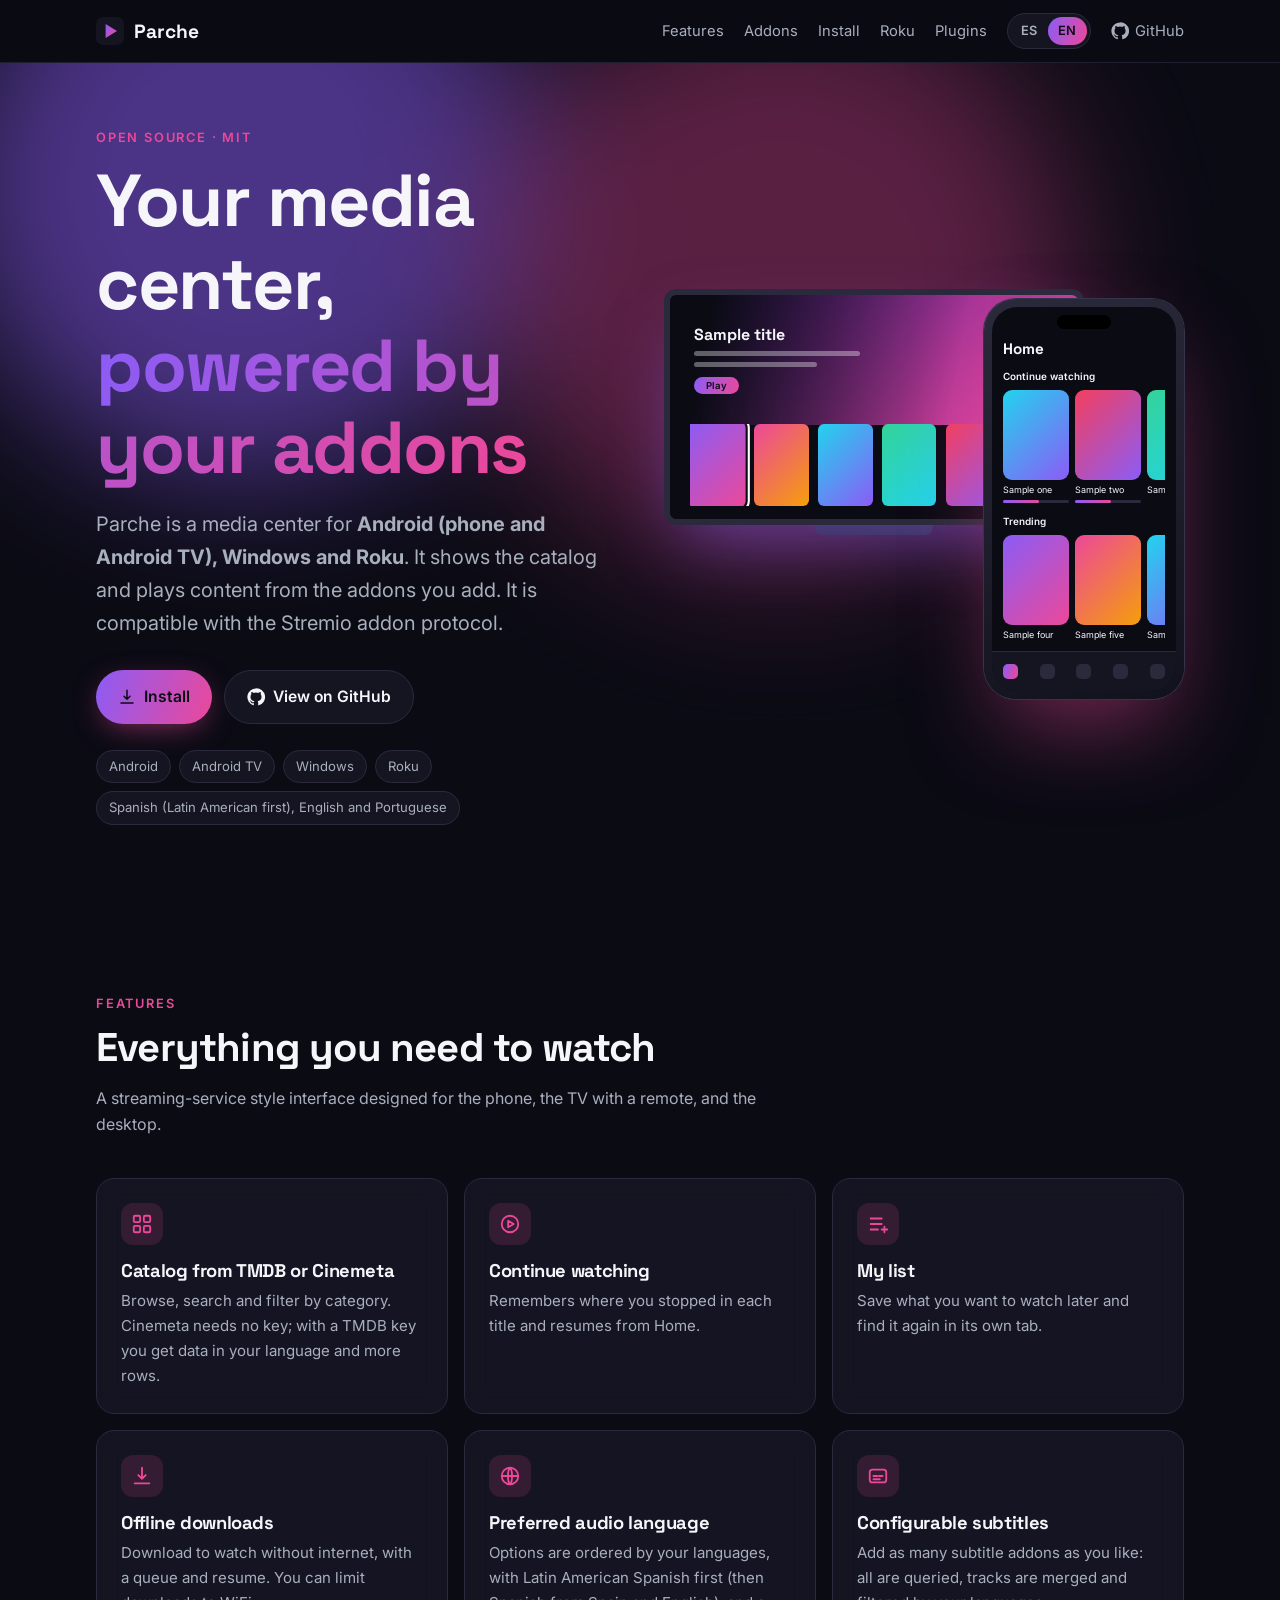
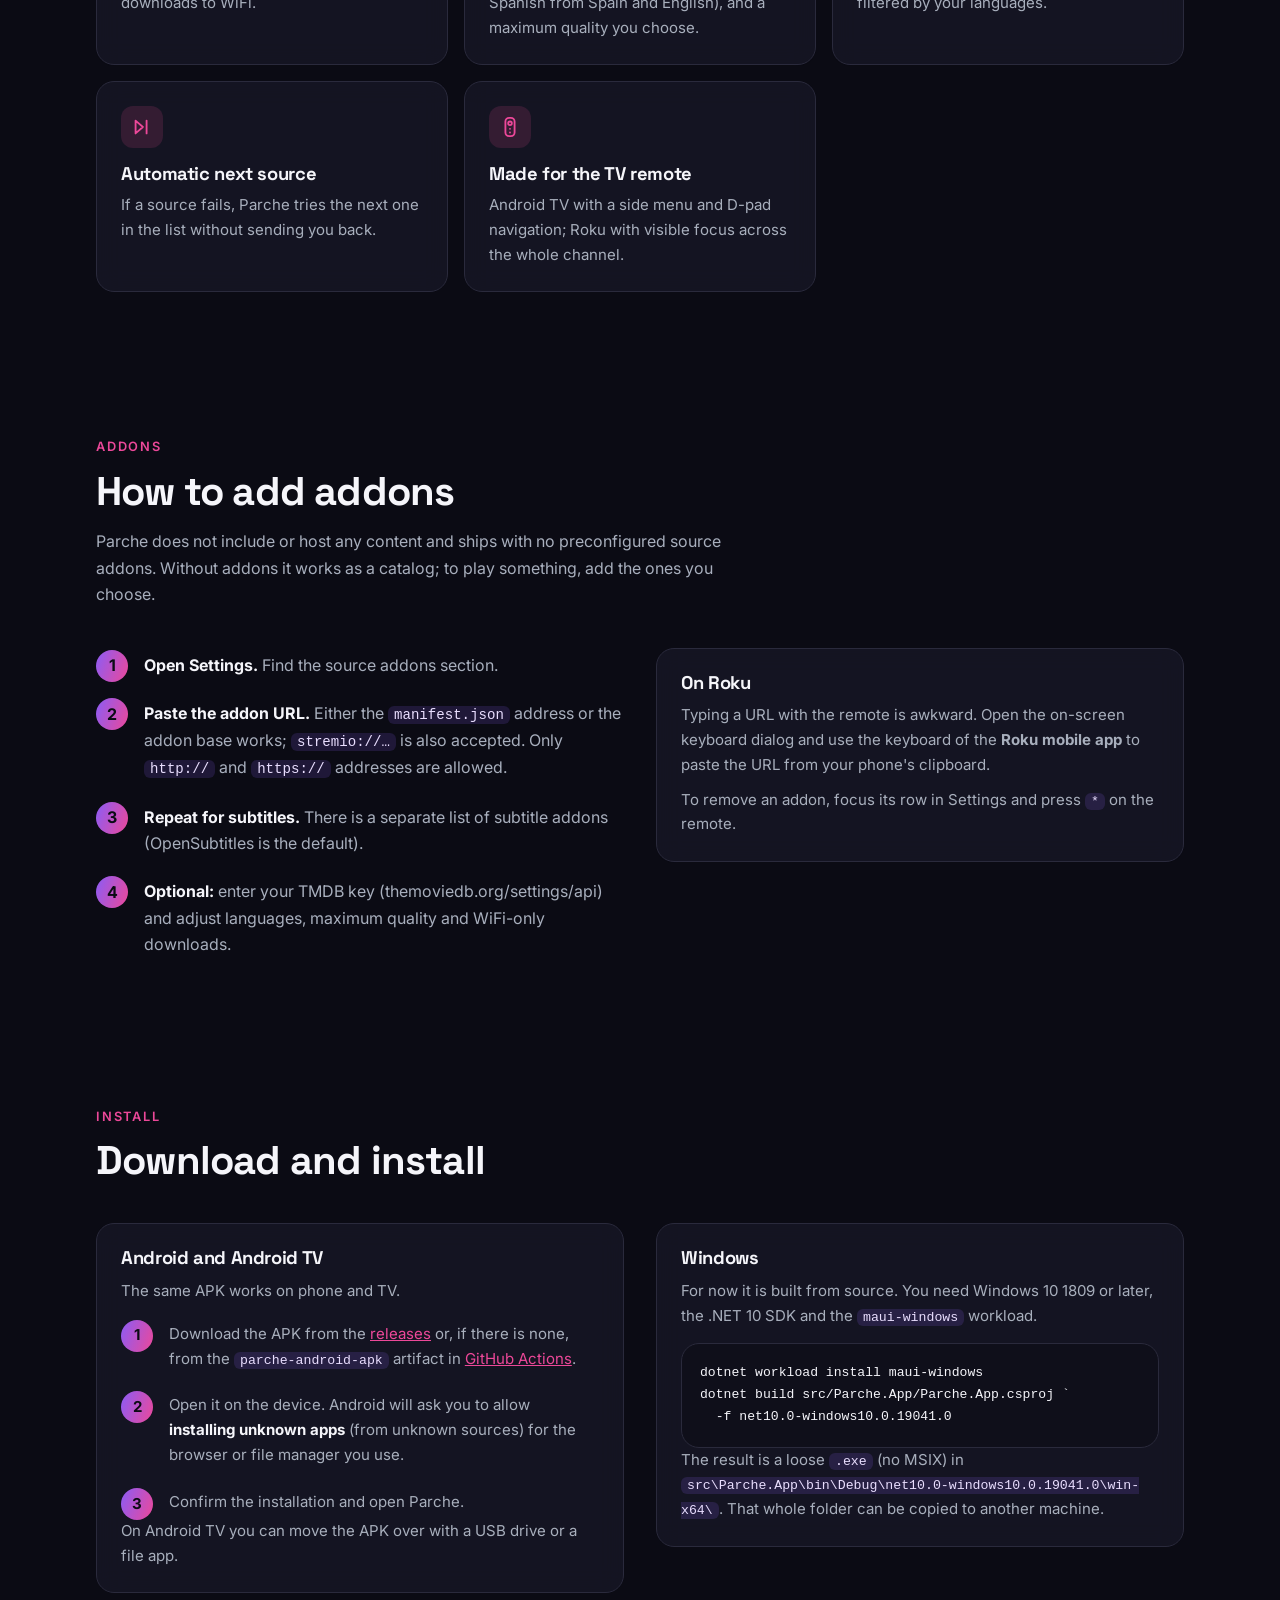
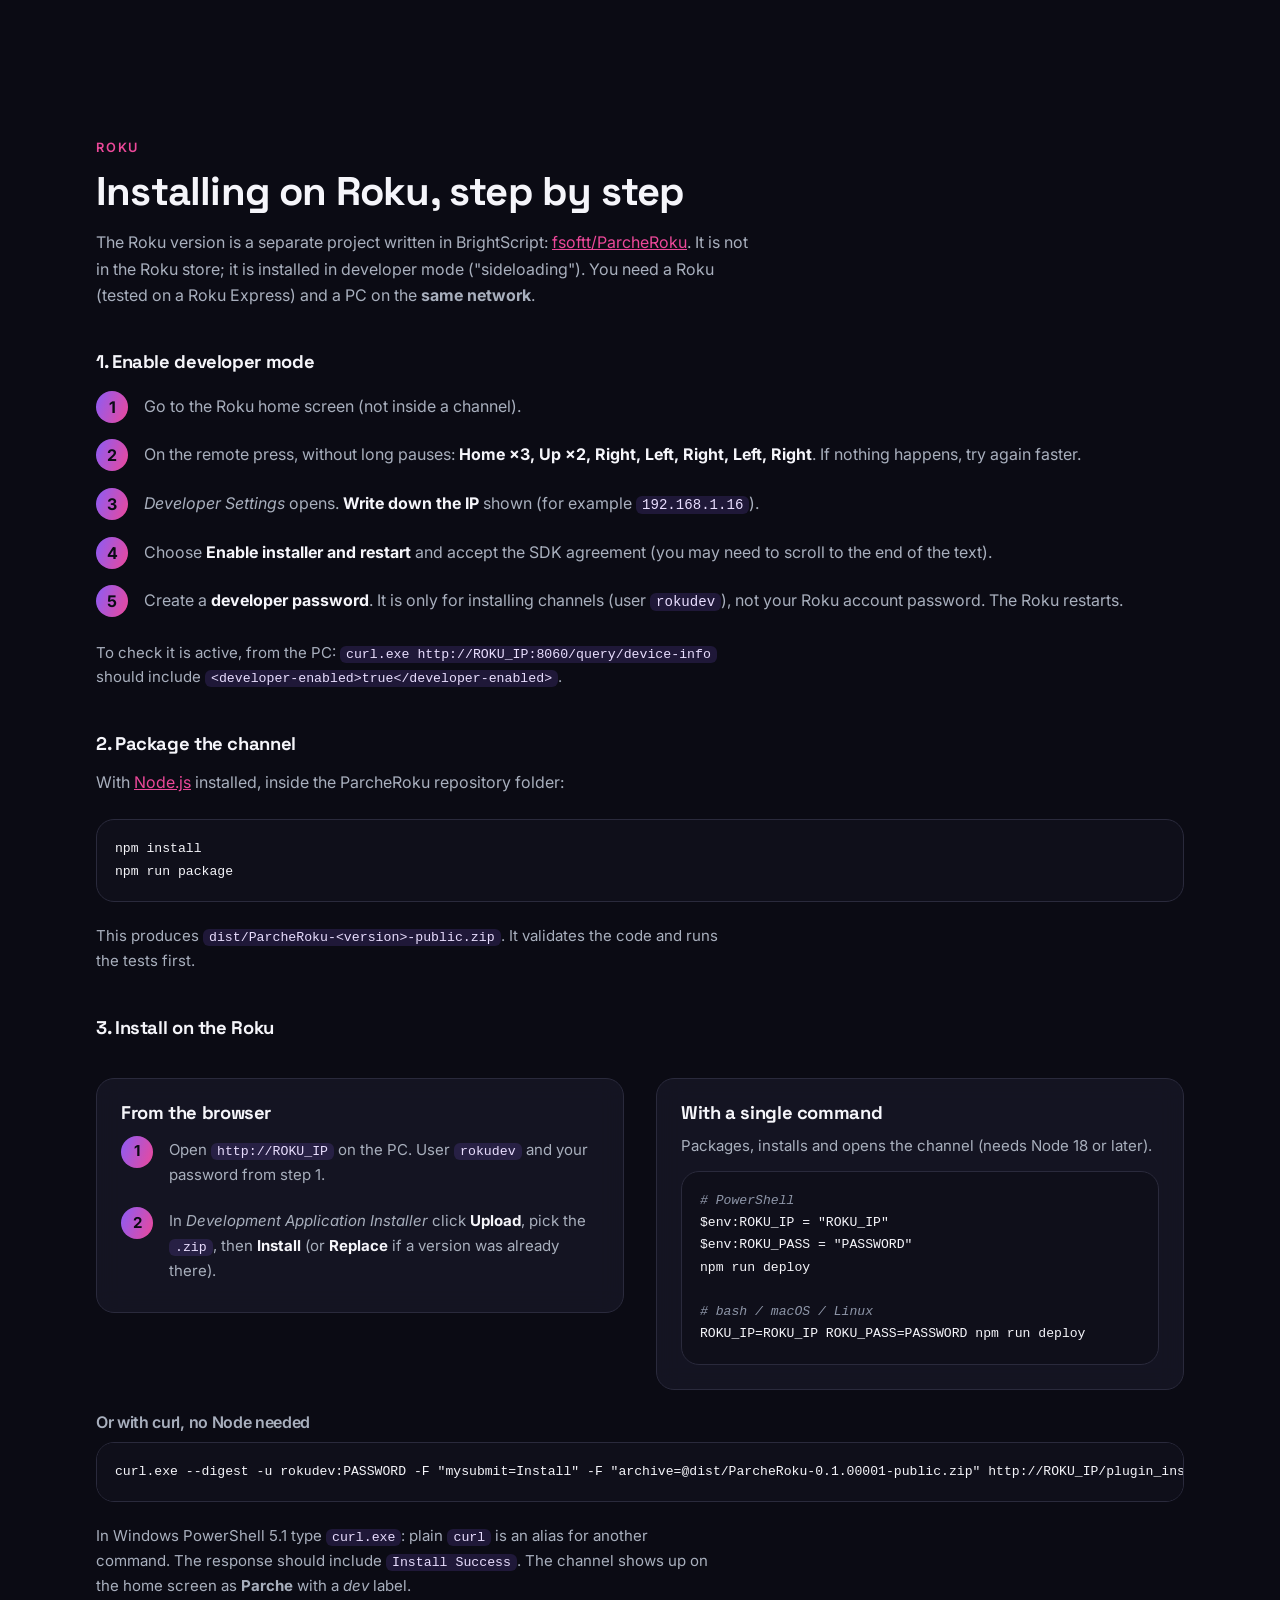
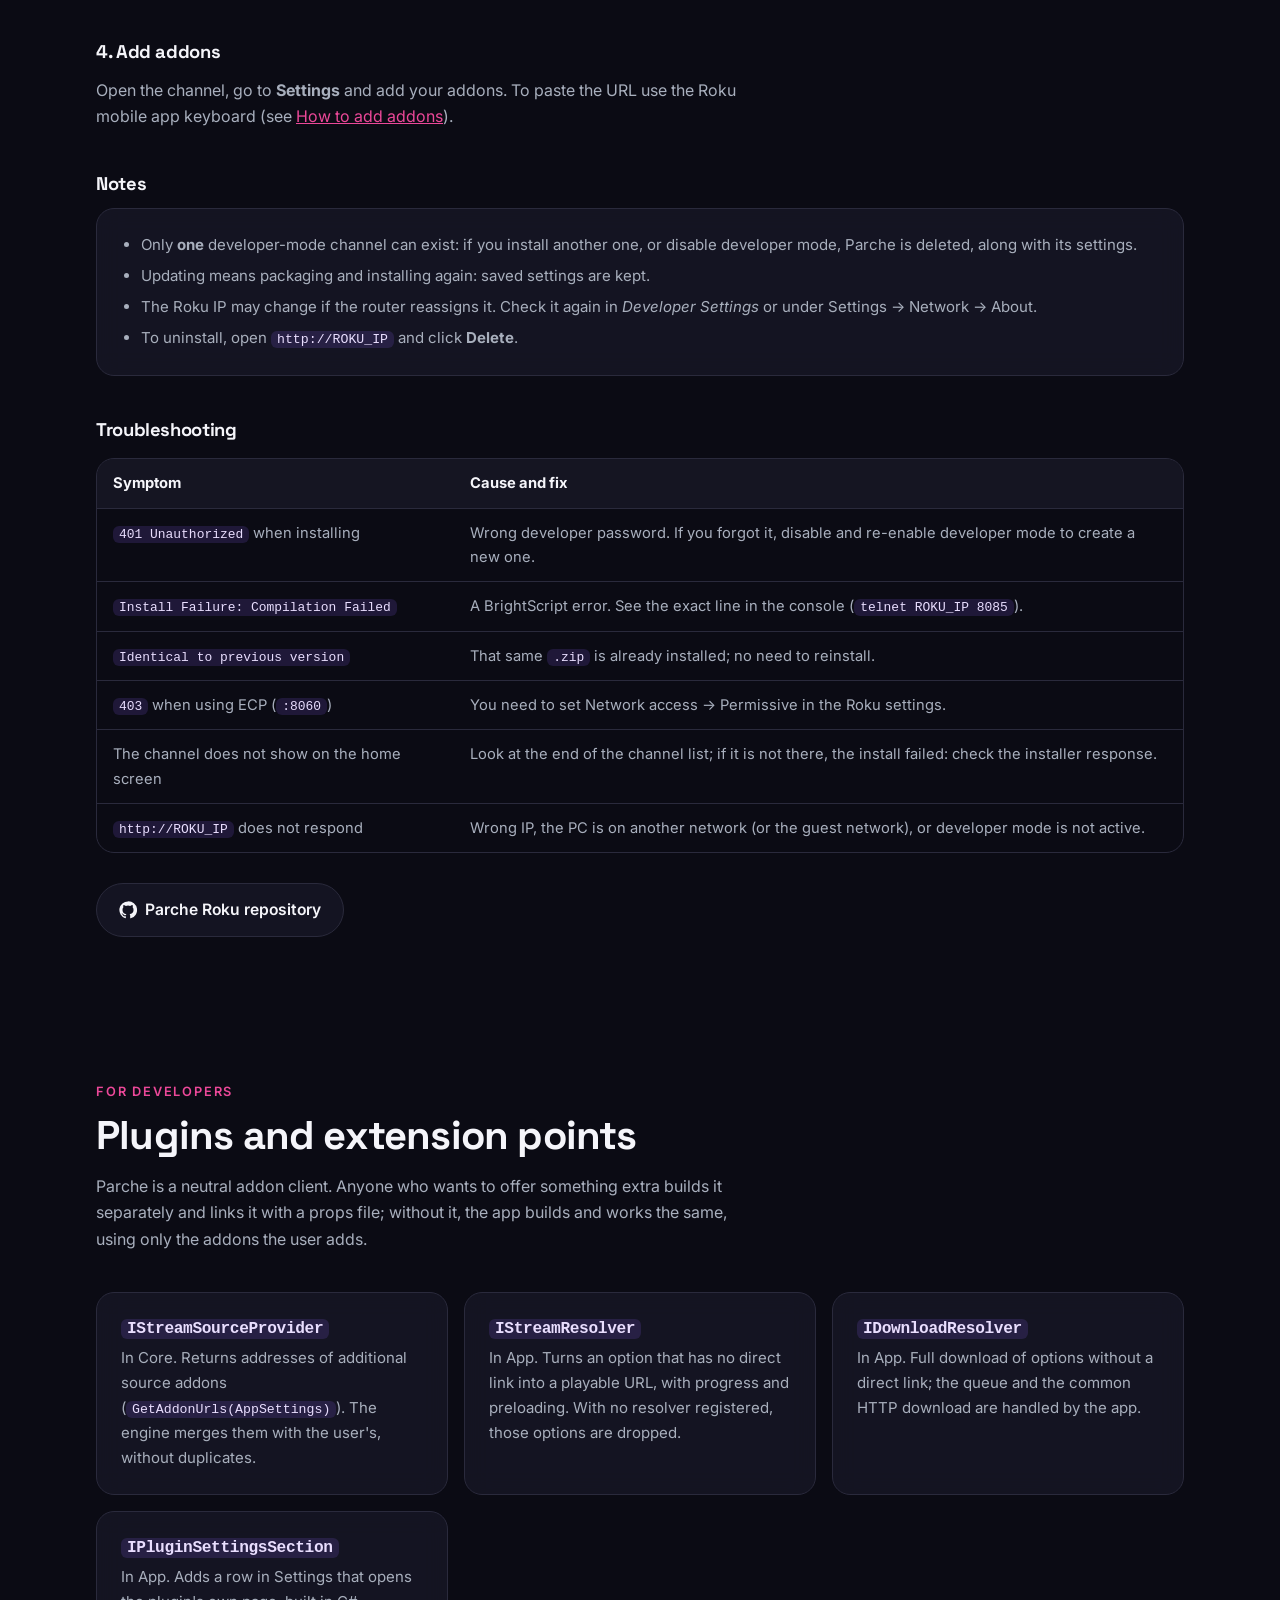
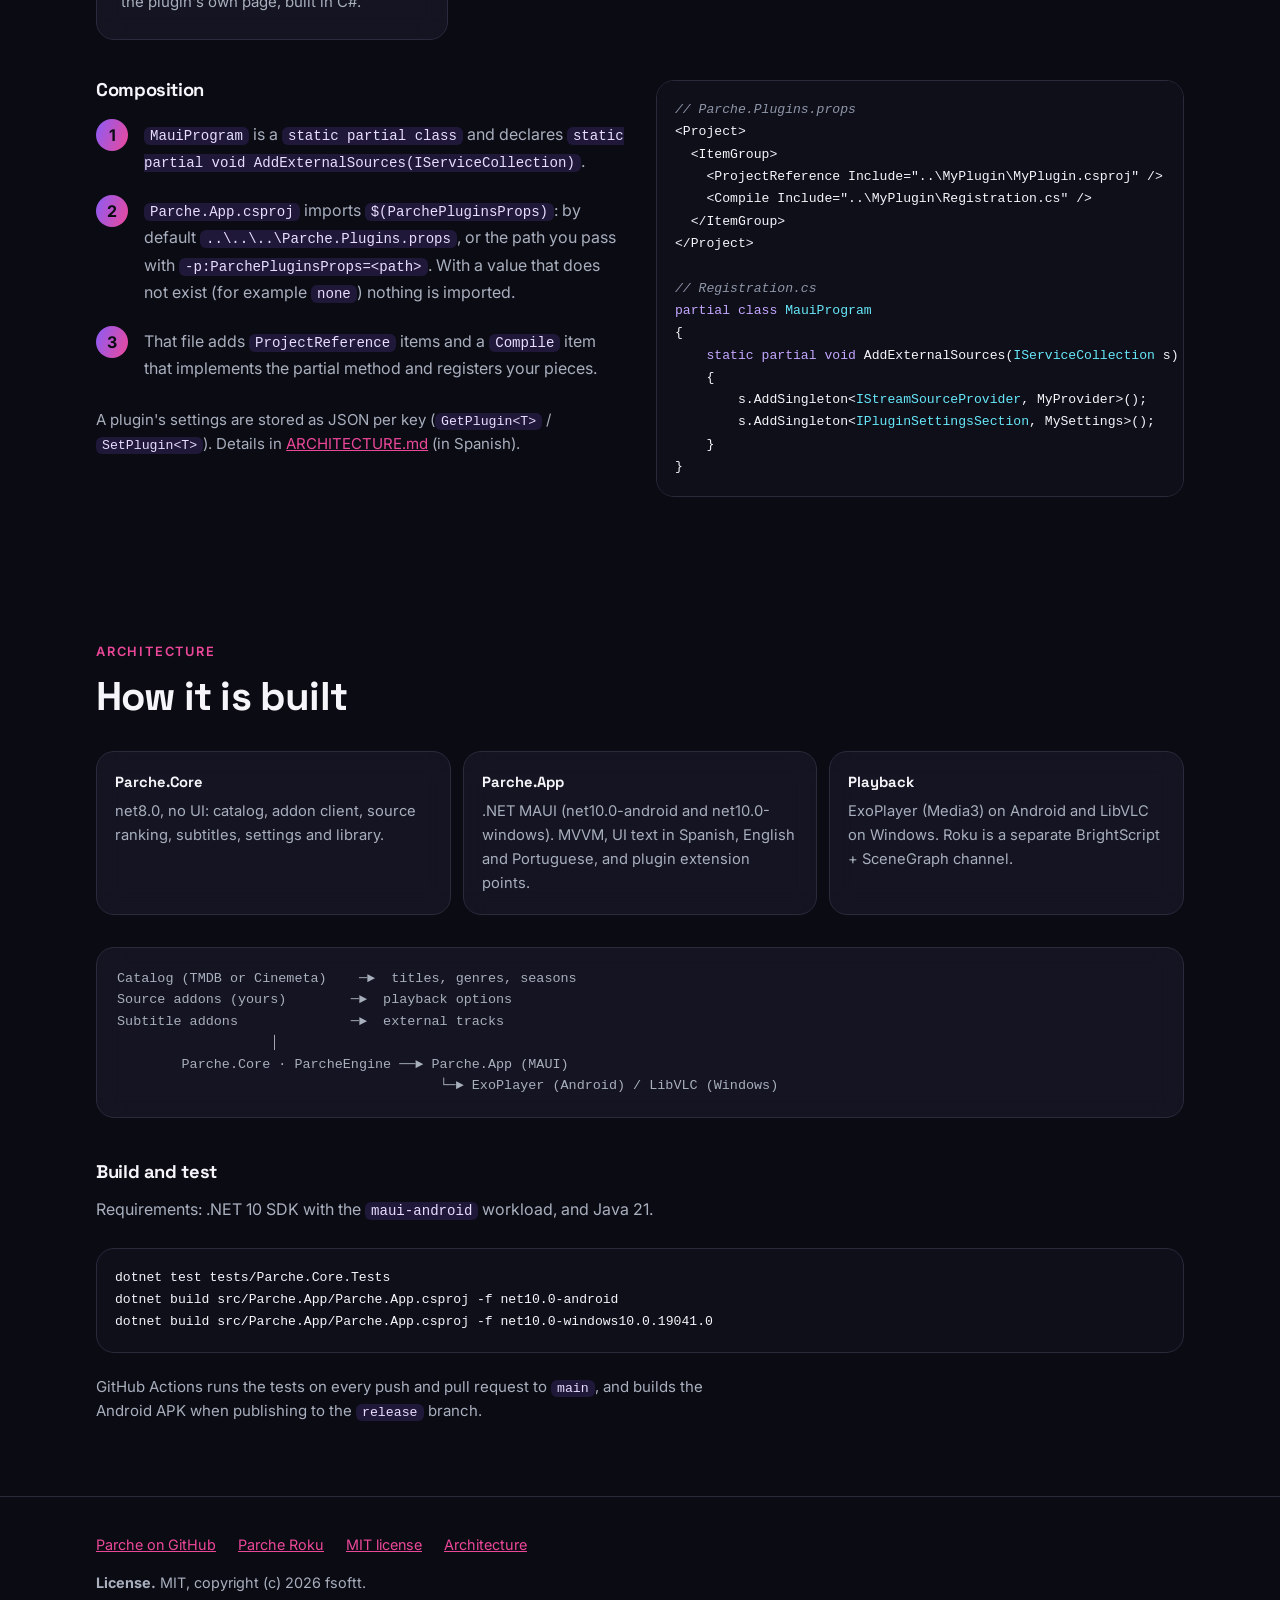
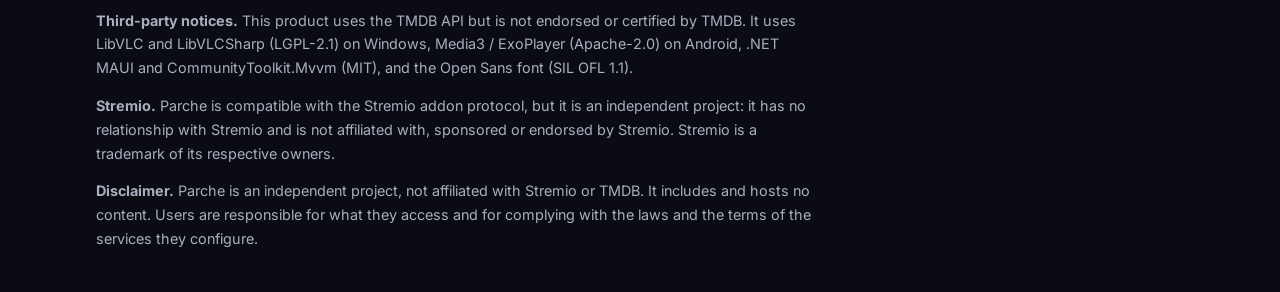
<file: docs/index.html>
<!doctype html>
<html lang="es">
<head>
<meta charset="utf-8">
<meta name="viewport" content="width=device-width, initial-scale=1">
<title>Parche — Centro multimedia con addons</title>
<meta name="description" content="Parche es un centro multimedia para Android (celular y Android TV), Windows y Roku que reproduce el contenido de los addons que tú agregas. Compatible con el protocolo de addons de Stremio. Código abierto, licencia MIT.">
<meta name="theme-color" content="#0B0B14">
<meta property="og:type" content="website">
<meta property="og:title" content="Parche — Centro multimedia con addons">
<meta property="og:description" content="Centro multimedia para Android, Android TV, Windows y Roku. Tú agregas los addons; Parche no incluye contenido. Código abierto (MIT).">
<meta property="og:url" content="https://fsoftt.github.io/Parche/">
<meta property="og:locale" content="es_419">
<meta property="og:locale:alternate" content="en_US">
<link rel="canonical" href="https://fsoftt.github.io/Parche/">
<link rel="alternate" hreflang="es" href="https://fsoftt.github.io/Parche/">
<link rel="alternate" hreflang="en" href="https://fsoftt.github.io/Parche/en/">
<link rel="alternate" hreflang="x-default" href="https://fsoftt.github.io/Parche/">
<script>(function(){try{var s=localStorage.getItem("parche-lang");if(s==="en"||(!s&&!/^es/i.test(navigator.language||"es"))){location.replace("en/"+location.hash)}}catch(e){}})();</script>
<meta name="twitter:card" content="summary">
<link rel="icon" href="data:image/svg+xml,%3Csvg xmlns='http://www.w3.org/2000/svg' viewBox='0 0 32 32'%3E%3Cdefs%3E%3ClinearGradient id='g' x1='0' y1='0' x2='1' y2='1'%3E%3Cstop offset='0' stop-color='%238B5CF6'/%3E%3Cstop offset='1' stop-color='%23EC4899'/%3E%3C/linearGradient%3E%3C/defs%3E%3Crect width='32' height='32' rx='8' fill='%23151522'/%3E%3Cpath d='M11 8v16l13-8z' fill='url(%23g)'/%3E%3C/svg%3E">
<link rel="preconnect" href="https://fonts.googleapis.com">
<link rel="preconnect" href="https://fonts.gstatic.com" crossorigin>
<link rel="stylesheet" href="https://fonts.googleapis.com/css2?family=Inter:wght@400;500;600&family=Space+Grotesk:wght@500;700&display=swap">
<link rel="stylesheet" href="styles.css">
<script src="main.js" defer></script>
</head>
<body>
<a class="skip" href="#contenido">Saltar al contenido</a>

<svg width="0" height="0" style="position:absolute" aria-hidden="true" focusable="false">
  <defs>
    <linearGradient id="brand" x1="0" y1="0" x2="1" y2="1">
      <stop offset="0" stop-color="#8B5CF6"/><stop offset="1" stop-color="#EC4899"/>
    </linearGradient>
    <symbol id="gh" viewBox="0 0 24 24"><path fill="currentColor" d="M12 .5a11.5 11.5 0 0 0-3.64 22.41c.58.1.79-.25.79-.56v-2c-3.2.7-3.88-1.37-3.88-1.37-.52-1.33-1.28-1.69-1.28-1.69-1.05-.72.08-.7.08-.7 1.15.08 1.76 1.19 1.76 1.19 1.03 1.76 2.7 1.25 3.36.96.1-.75.4-1.25.73-1.54-2.55-.29-5.24-1.28-5.24-5.69 0-1.26.45-2.28 1.18-3.09-.12-.29-.51-1.46.11-3.05 0 0 .97-.31 3.17 1.18a11 11 0 0 1 5.76 0c2.2-1.49 3.17-1.18 3.17-1.18.62 1.59.23 2.76.11 3.05.74.81 1.18 1.83 1.18 3.09 0 4.42-2.69 5.39-5.25 5.68.41.36.78 1.06.78 2.14v3.17c0 .31.21.67.8.56A11.5 11.5 0 0 0 12 .5z"/></symbol>
    <symbol id="i-grid" viewBox="0 0 24 24"><g fill="none" stroke="currentColor" stroke-width="2" stroke-linejoin="round"><rect x="3" y="3" width="7" height="7" rx="1.5"/><rect x="14" y="3" width="7" height="7" rx="1.5"/><rect x="3" y="14" width="7" height="7" rx="1.5"/><rect x="14" y="14" width="7" height="7" rx="1.5"/></g></symbol>
    <symbol id="i-play" viewBox="0 0 24 24"><g fill="none" stroke="currentColor" stroke-width="2" stroke-linejoin="round"><circle cx="12" cy="12" r="9"/><path d="M10 8.5v7l6-3.5z"/></g></symbol>
    <symbol id="i-list" viewBox="0 0 24 24"><g fill="none" stroke="currentColor" stroke-width="2" stroke-linecap="round"><path d="M4 6h12M4 12h12M4 18h8M19 15v6M16 18h6"/></g></symbol>
    <symbol id="i-down" viewBox="0 0 24 24"><g fill="none" stroke="currentColor" stroke-width="2" stroke-linecap="round" stroke-linejoin="round"><path d="M12 3v12m0 0l-4-4m4 4l4-4M4 20h16"/></g></symbol>
    <symbol id="i-lang" viewBox="0 0 24 24"><g fill="none" stroke="currentColor" stroke-width="2" stroke-linecap="round"><circle cx="12" cy="12" r="9"/><path d="M3 12h18M12 3c3 3 3 15 0 18M12 3c-3 3-3 15 0 18"/></g></symbol>
    <symbol id="i-sub" viewBox="0 0 24 24"><g fill="none" stroke="currentColor" stroke-width="2" stroke-linecap="round"><rect x="3" y="5" width="18" height="14" rx="3"/><path d="M7 12h4M13 12h4M7 15.5h7"/></g></symbol>
    <symbol id="i-next" viewBox="0 0 24 24"><g fill="none" stroke="currentColor" stroke-width="2" stroke-linecap="round" stroke-linejoin="round"><path d="M5 5l8 7-8 7zM17 5v14"/></g></symbol>
    <symbol id="i-remote" viewBox="0 0 24 24"><g fill="none" stroke="currentColor" stroke-width="2" stroke-linecap="round"><rect x="7" y="2" width="10" height="20" rx="4"/><circle cx="12" cy="8" r="2"/><path d="M12 14v.01M12 18v.01"/></g></symbol>
  </defs>
</svg>

<header class="nav">
  <div class="wrap">
    <a class="brand" href="#top" aria-label="Parche, inicio">
      <svg viewBox="0 0 32 32" aria-hidden="true"><rect width="32" height="32" rx="8" fill="#151522"/><path d="M11 8v16l13-8z" fill="url(#brand)"/></svg>
      Parche
    </a>
    <nav aria-label="Principal">
      <a href="#funciones">Funciones</a>
      <a href="#addons">Addons</a>
      <a href="#instalar">Instalar</a>
      <a href="#roku">Roku</a>
      <a href="#plugins">Plugins</a>
      <div class="lang" role="group" aria-label="Idioma"><a href="./" lang="es" hreflang="es" data-lang="es" aria-current="true">ES</a><a href="en/" lang="en" hreflang="en" data-lang="en" aria-label="English">EN</a></div>
      <a class="nav-gh" href="https://github.com/fsoftt/Parche"><svg width="18" height="18" aria-hidden="true"><use href="#gh"/></svg>GitHub</a>
    </nav>
  </div>
</header>

<main id="contenido">
<section class="hero" id="top">
  <div class="glow" aria-hidden="true"><i></i><i></i></div>
  <div class="wrap">
    <div>
      <p class="eyebrow">Código abierto · MIT</p>
      <h1>Tu centro multimedia, <span class="grad-text">con tus addons</span></h1>
      <p class="pitch">Parche es un centro multimedia para <strong>Android (celular y Android TV), Windows y Roku</strong>. Muestra el catálogo y reproduce el contenido de los addons que tú agregas. Es compatible con el protocolo de addons de Stremio.</p>
      <div class="btns">
        <a class="btn btn-primary" href="#instalar"><svg aria-hidden="true"><use href="#i-down"/></svg>Instalar</a>
        <a class="btn btn-ghost" href="https://github.com/fsoftt/Parche"><svg aria-hidden="true"><use href="#gh"/></svg>Ver en GitHub</a>
      </div>
      <ul class="chips" aria-label="Plataformas">
        <li>Android</li><li>Android TV</li><li>Windows</li><li>Roku</li><li>Español (latino), inglés y portugués</li>
      </ul>
    </div>
    <div class="devices" role="img" aria-label="Ilustración de Parche en una TV y en un celular: filas de carteles de ejemplo y una fila de Continuar viendo">
      <div class="tv" aria-hidden="true">
        <div class="tv-screen">
          <div class="tv-hero"><b>Título de ejemplo</b><span></span><span style="width:34%"></span><em>Reproducir</em></div>
          <div class="tv-row"><div class="cover a sel"></div><div class="cover b"></div><div class="cover c"></div><div class="cover d"></div><div class="cover e"></div></div>
        </div>
        <div class="tv-stand"></div>
      </div>
      <div class="phone-wrap" aria-hidden="true">
        <div class="phone"><div class="screen">
          <div class="ph-h">Inicio</div>
          <div class="ph-sec">Continuar viendo</div>
          <div class="car"><div class="card"><div class="cover c"></div><div class="cname">Ejemplo uno</div><div class="bar"></div></div><div class="card"><div class="cover e"></div><div class="cname">Ejemplo dos</div><div class="bar"></div></div><div class="card"><div class="cover d"></div><div class="cname">Ejemplo tres</div></div></div>
          <div class="ph-sec">Tendencias</div>
          <div class="car"><div class="card"><div class="cover a"></div><div class="cname">Ejemplo cuatro</div></div><div class="card"><div class="cover b"></div><div class="cname">Ejemplo cinco</div></div><div class="card"><div class="cover c"></div><div class="cname">Ejemplo seis</div></div></div>
          <div class="tabs"><span class="on"></span><span></span><span></span><span></span><span></span></div>
        </div></div>
      </div>
    </div>
  </div>
</section>

<section id="funciones">
  <div class="wrap">
    <p class="eyebrow">Funciones</p>
    <h2>Todo lo que necesitas para ver</h2>
    <p class="lead">Una interfaz estilo servicio de video, pensada para el celular, la TV con control remoto y el escritorio.</p>
    <div class="grid">
      <article class="feat glass"><div class="ico"><svg aria-hidden="true"><use href="#i-grid"/></svg></div><h3>Catálogo con TMDB o Cinemeta</h3><p>Explora, busca y filtra por categorías. Cinemeta no necesita clave; con una clave de TMDB obtienes datos en tu idioma y más filas.</p></article>
      <article class="feat glass"><div class="ico"><svg aria-hidden="true"><use href="#i-play"/></svg></div><h3>Continuar viendo</h3><p>Guarda la posición de cada título y lo retoma desde Inicio.</p></article>
      <article class="feat glass"><div class="ico"><svg aria-hidden="true"><use href="#i-list"/></svg></div><h3>Mi lista</h3><p>Guarda lo que quieres ver después y vuelve a encontrarlo en una pestaña propia.</p></article>
      <article class="feat glass"><div class="ico"><svg aria-hidden="true"><use href="#i-down"/></svg></div><h3>Descargas sin conexión</h3><p>Descarga para ver sin internet, con cola y reanudación. Puedes limitarlas a WiFi.</p></article>
      <article class="feat glass"><div class="ico"><svg aria-hidden="true"><use href="#i-lang"/></svg></div><h3>Idioma de audio preferido</h3><p>Ordena las opciones según tus idiomas, con español latino primero (después español de España e inglés), y con una calidad máxima que tú eliges.</p></article>
      <article class="feat glass"><div class="ico"><svg aria-hidden="true"><use href="#i-sub"/></svg></div><h3>Subtítulos configurables</h3><p>Agrega los addons de subtítulos que quieras: se consultan todos, se unen las pistas y se filtran por tus idiomas.</p></article>
      <article class="feat glass"><div class="ico"><svg aria-hidden="true"><use href="#i-next"/></svg></div><h3>Siguiente fuente automática</h3><p>Si una fuente falla, Parche prueba la siguiente de la lista sin que tengas que volver atrás.</p></article>
      <article class="feat glass"><div class="ico"><svg aria-hidden="true"><use href="#i-remote"/></svg></div><h3>Pensado para el control remoto</h3><p>Android TV con menú lateral y navegación por D-pad; Roku con foco visible en todo el canal.</p></article>
    </div>
  </div>
</section>

<section id="addons">
  <div class="wrap">
    <p class="eyebrow">Addons</p>
    <h2>Cómo agregar addons</h2>
    <p class="lead">Parche no incluye ni aloja contenido y no trae addons de fuentes preconfigurados. Sin addons funciona como catálogo; para reproducir, agrega los que tú elijas.</p>
    <div class="two">
      <ol class="steps">
        <li><strong>Abre Ajustes.</strong> Busca la sección de addons de fuentes.</li>
        <li><strong>Pega la URL del addon.</strong> Sirve la dirección del <code>manifest.json</code> o la base del addon; también se acepta <code>stremio://…</code>. Solo se admiten direcciones <code>http://</code> y <code>https://</code>.</li>
        <li><strong>Repite para los subtítulos.</strong> Hay una lista aparte de addons de subtítulos (OpenSubtitles viene por defecto).</li>
        <li><strong>Opcional:</strong> escribe tu clave de TMDB (themoviedb.org/settings/api) y ajusta idiomas, calidad máxima y descargas solo con WiFi.</li>
      </ol>
      <div class="panel glass">
        <h3>En Roku</h3>
        <p>Escribir una URL con el control es incómodo. Abre el diálogo de teclado en pantalla y usa el teclado de la <strong>app móvil de Roku</strong> para pegar la URL desde el portapapeles del teléfono.</p>
        <p>Para quitar un addon, enfoca su fila en Ajustes y pulsa <code>*</code> en el control.</p>
      </div>
    </div>
  </div>
</section>

<section id="instalar">
  <div class="wrap">
    <p class="eyebrow">Instalar</p>
    <h2>Descarga e instalación</h2>
    <div class="two">
      <div class="panel glass">
        <h3>Android y Android TV</h3>
        <p>Un mismo APK sirve para celular y para TV.</p>
        <ol class="steps" style="margin-top:14px">
          <li>Descarga el APK desde las <a href="https://github.com/fsoftt/Parche/releases">releases</a> o, si no hay una, desde el artefacto <code>parche-android-apk</code> de <a href="https://github.com/fsoftt/Parche/actions/workflows/android.yml">GitHub Actions</a>.</li>
          <li>Ábrelo en el dispositivo. Android pedirá permitir la <strong>instalación de apps desconocidas</strong> (de fuentes desconocidas) para el navegador o gestor de archivos que uses.</li>
          <li>Confirma la instalación y abre Parche.</li>
        </ol>
        <p>En Android TV puedes pasar el APK con una memoria USB o una app de archivos.</p>
      </div>
      <div class="panel glass">
        <h3>Windows</h3>
        <p>Por ahora se compila desde el código. Necesitas Windows 10 1809 o superior, el SDK de .NET 10 y el workload <code>maui-windows</code>.</p>
        <pre class="code" style="margin-top:14px"><code>dotnet workload install maui-windows
dotnet build src/Parche.App/Parche.App.csproj `
  -f net10.0-windows10.0.19041.0</code></pre>
        <p>El resultado es un <code>.exe</code> suelto (sin MSIX) en <code>src\Parche.App\bin\Debug\net10.0-windows10.0.19041.0\win-x64\</code>. Esa carpeta completa se puede copiar a otro equipo.</p>
      </div>
    </div>
  </div>
</section>

<section id="roku">
  <div class="wrap">
    <p class="eyebrow">Roku</p>
    <h2>Instalar en Roku, paso a paso</h2>
    <p class="lead">La versión para Roku es un proyecto aparte, escrito en BrightScript: <a href="https://github.com/fsoftt/ParcheRoku">fsoftt/ParcheRoku</a>. No está en la tienda de Roku; se instala en modo desarrollador ("sideload"). Necesitas un Roku (probado en un Roku Express) y una PC en la <strong>misma red</strong>.</p>

    <div class="sub">
      <h3>1. Activar el modo desarrollador</h3>
      <ol class="steps" style="margin-top:16px">
        <li>Ve a la pantalla de inicio del Roku (no dentro de un canal).</li>
        <li>Con el control pulsa, sin pausas largas: <strong>Inicio ×3, Arriba ×2, Derecha, Izquierda, Derecha, Izquierda, Derecha</strong>. Si no pasa nada, repítelo más rápido.</li>
        <li>Se abre <em>Developer Settings</em>. <strong>Anota la IP</strong> que aparece (por ejemplo <code>192.168.1.16</code>).</li>
        <li>Elige <strong>Enable installer and restart</strong> y acepta el acuerdo del SDK (puede pedir bajar hasta el final del texto).</li>
        <li>Crea una <strong>contraseña de desarrollador</strong>. Es solo para instalar canales (usuario <code>rokudev</code>), no la de tu cuenta Roku. El Roku se reinicia.</li>
      </ol>
      <p class="note">Para comprobar que quedó activo, desde la PC: <code>curl.exe http://IP_DEL_ROKU:8060/query/device-info</code> debe incluir <code>&lt;developer-enabled&gt;true&lt;/developer-enabled&gt;</code>.</p>
    </div>

    <div class="sub">
      <h3>2. Empaquetar el canal</h3>
      <p class="lead">Con <a href="https://nodejs.org">Node.js</a> instalado, dentro de la carpeta del repositorio ParcheRoku:</p>
      <pre class="code cmd"><code>npm install
npm run package</code></pre>
      <p class="note">Genera <code>dist/ParcheRoku-&lt;versión&gt;-public.zip</code>. Antes valida el código y corre las pruebas.</p>
    </div>

    <div class="sub">
      <h3>3. Instalar en el Roku</h3>
      <div class="two">
        <div class="panel glass">
          <h3>Desde el navegador</h3>
          <ol class="steps" style="margin-top:8px">
            <li>Abre <code>http://IP_DEL_ROKU</code> en la PC. Usuario <code>rokudev</code> y tu contraseña del paso 1.</li>
            <li>En <em>Development Application Installer</em> pulsa <strong>Upload</strong>, elige el <code>.zip</code> y luego <strong>Install</strong> (o <strong>Replace</strong> si ya había una versión).</li>
          </ol>
        </div>
        <div class="panel glass">
          <h3>Con un solo comando</h3>
          <p>Empaqueta, instala y abre el canal (necesita Node 18 o superior).</p>
          <pre class="code" style="margin-top:12px"><code><span class="c"># PowerShell</span>
$env:ROKU_IP = "IP_DEL_ROKU"
$env:ROKU_PASS = "CONTRASEÑA"
npm run deploy

<span class="c"># bash / macOS / Linux</span>
ROKU_IP=IP_DEL_ROKU ROKU_PASS=CONTRASEÑA npm run deploy</code></pre>
        </div>
      </div>
      <div class="cmd">
        <h3>O con curl, sin Node</h3>
        <pre class="code"><code>curl.exe --digest -u rokudev:CONTRASEÑA -F "mysubmit=Install" -F "archive=@dist/ParcheRoku-0.1.00001-public.zip" http://IP_DEL_ROKU/plugin_install</code></pre>
        <p class="note">En Windows PowerShell 5.1 escribe <code>curl.exe</code>: <code>curl</code> a secas es un alias de otro comando. La respuesta debe incluir <code>Install Success</code>. El canal aparece en Inicio como <strong>Parche</strong> con la etiqueta <em>dev</em>.</p>
      </div>
    </div>

    <div class="sub">
      <h3>4. Agregar addons</h3>
      <p class="lead">Abre el canal, entra a <strong>Ajustes</strong> y agrega tus addons. Para pegar la URL usa el teclado de la app móvil de Roku (ver <a href="#addons">Cómo agregar addons</a>).</p>
    </div>

    <div class="sub">
      <h3>Notas</h3>
      <div class="panel glass" style="margin-top:14px"><ul>
        <li>Solo puede haber <strong>un</strong> canal en modo desarrollador: si instalas otro, o desactivas el modo desarrollador, Parche se borra, y sus ajustes también.</li>
        <li>Actualizar es volver a empaquetar e instalar: los ajustes guardados se conservan.</li>
        <li>La IP del Roku puede cambiar si el router la reasigna. Vuelve a mirarla en <em>Developer Settings</em> o en Configuración → Red → Acerca de.</li>
        <li>Para desinstalar, abre <code>http://IP_DEL_ROKU</code> y pulsa <strong>Delete</strong>.</li>
      </ul></div>
    </div>

    <div class="sub">
      <h3>Problemas comunes</h3>
      <div class="tablewrap"><table>
        <thead><tr><th scope="col">Síntoma</th><th scope="col">Causa y solución</th></tr></thead>
        <tbody>
          <tr><td><code>401 Unauthorized</code> al instalar</td><td>Contraseña de desarrollador incorrecta. Si la olvidaste, desactiva y vuelve a activar el modo desarrollador para crear otra.</td></tr>
          <tr><td><code>Install Failure: Compilation Failed</code></td><td>Error de BrightScript. Mira la línea exacta en la consola (<code>telnet IP_DEL_ROKU 8085</code>).</td></tr>
          <tr><td><code>Identical to previous version</code></td><td>Ese mismo <code>.zip</code> ya está instalado; no hace falta reinstalar.</td></tr>
          <tr><td><code>403</code> al usar ECP (<code>:8060</code>)</td><td>Falta activar Acceso a la red → Permisivo en los ajustes del Roku.</td></tr>
          <tr><td>El canal no aparece en Inicio</td><td>Búscalo al final de la lista de canales; si no está, la instalación falló: revisa la respuesta del instalador.</td></tr>
          <tr><td><code>http://IP_DEL_ROKU</code> no responde</td><td>IP equivocada, la PC está en otra red (o en la de invitados), o el modo desarrollador no está activo.</td></tr>
        </tbody>
      </table></div>
      <div class="btns"><a class="btn btn-ghost" href="https://github.com/fsoftt/ParcheRoku"><svg aria-hidden="true"><use href="#gh"/></svg>Repositorio de Parche Roku</a></div>
    </div>
  </div>
</section>

<section id="plugins">
  <div class="wrap">
    <p class="eyebrow">Para desarrolladores</p>
    <h2>Plugins y puntos de extensión</h2>
    <p class="lead">Parche es un cliente neutral de addons. Quien quiera ofrecer algo adicional lo compila por separado y lo enlaza con un archivo de props; sin él, la app se compila y funciona igual, solo con los addons que agregue el usuario.</p>
    <div class="grid">
      <article class="feat glass"><h3><code>IStreamSourceProvider</code></h3><p>En Core. Devuelve direcciones de addons de fuentes adicionales (<code>GetAddonUrls(AppSettings)</code>). El motor las une con las del usuario, sin repetidos.</p></article>
      <article class="feat glass"><h3><code>IStreamResolver</code></h3><p>En App. Convierte una opción que no trae enlace directo en una URL reproducible, con progreso y precarga. Sin ningún resolvedor, esas opciones se descartan.</p></article>
      <article class="feat glass"><h3><code>IDownloadResolver</code></h3><p>En App. Descarga completa de opciones sin enlace directo; la cola y la descarga HTTP común las hace la app.</p></article>
      <article class="feat glass"><h3><code>IPluginSettingsSection</code></h3><p>En App. Agrega una fila en Ajustes que abre una página propia del plugin, construida en C#.</p></article>
    </div>
    <div class="two">
      <div>
        <h3>Composición</h3>
        <ol class="steps" style="margin-top:16px">
          <li><code>MauiProgram</code> es <code>static partial class</code> y declara <code>static partial void AddExternalSources(IServiceCollection)</code>.</li>
          <li><code>Parche.App.csproj</code> importa <code>$(ParchePluginsProps)</code>: por defecto <code>..\..\..\Parche.Plugins.props</code>, o la ruta que indiques con <code>-p:ParchePluginsProps=&lt;ruta&gt;</code>. Con un valor que no exista (por ejemplo <code>none</code>) no se importa nada.</li>
          <li>Ese archivo agrega <code>ProjectReference</code> y un <code>Compile</code> que implementa el método parcial y registra tus piezas.</li>
        </ol>
        <p class="note">Los ajustes de un plugin se guardan como JSON por clave (<code>GetPlugin&lt;T&gt;</code> / <code>SetPlugin&lt;T&gt;</code>). Detalles en <a href="https://github.com/fsoftt/Parche/blob/main/ARCHITECTURE.md">ARCHITECTURE.md</a>.</p>
      </div>
      <pre class="code" aria-label="Ejemplo de un plugin"><code><span class="c">// Parche.Plugins.props</span>
&lt;Project&gt;
  &lt;ItemGroup&gt;
    &lt;ProjectReference Include="..\MiPlugin\MiPlugin.csproj" /&gt;
    &lt;Compile Include="..\MiPlugin\Registro.cs" /&gt;
  &lt;/ItemGroup&gt;
&lt;/Project&gt;

<span class="c">// Registro.cs</span>
<span class="k">partial class</span> <span class="t">MauiProgram</span>
{
    <span class="k">static partial void</span> AddExternalSources(<span class="t">IServiceCollection</span> s)
    {
        s.AddSingleton&lt;<span class="t">IStreamSourceProvider</span>, MiProveedor&gt;();
        s.AddSingleton&lt;<span class="t">IPluginSettingsSection</span>, MisAjustes&gt;();
    }
}</code></pre>
    </div>
  </div>
</section>

<section id="arquitectura">
  <div class="wrap">
    <p class="eyebrow">Arquitectura</p>
    <h2>Cómo está hecho</h2>
    <div class="layers">
      <div class="glass"><strong>Parche.Core</strong>net8.0, sin interfaz: catálogo, cliente de addons, ranking de fuentes, subtítulos, ajustes y biblioteca.</div>
      <div class="glass"><strong>Parche.App</strong>.NET MAUI (net10.0-android y net10.0-windows). MVVM, textos en español, inglés y portugués, y puntos de extensión para plugins.</div>
      <div class="glass"><strong>Reproducción</strong>ExoPlayer (Media3) en Android y LibVLC en Windows. Roku es un canal aparte en BrightScript + SceneGraph.</div>
    </div>
    <pre class="flow glass" aria-label="Diagrama de flujo">Catálogo (TMDB o Cinemeta)    ─►  títulos, géneros, temporadas
Addons de fuentes (los tuyos) ─►  opciones de reproducción
Addons de subtítulos          ─►  pistas externas
                   │
        Parche.Core · ParcheEngine ──► Parche.App (MAUI)
                                        └─► ExoPlayer (Android) / LibVLC (Windows)</pre>
    <h3 class="sub">Compilar y probar</h3>
    <p class="lead">Requisitos: SDK de .NET 10 con el workload <code>maui-android</code> y Java 21.</p>
    <pre class="code cmd"><code>dotnet test tests/Parche.Core.Tests
dotnet build src/Parche.App/Parche.App.csproj -f net10.0-android
dotnet build src/Parche.App/Parche.App.csproj -f net10.0-windows10.0.19041.0</code></pre>
    <p class="note">GitHub Actions corre los tests en cada push y pull request a <code>main</code>, y genera el APK de Android al publicar en la rama <code>release</code>.</p>
  </div>
</section>
</main>

<footer>
  <div class="wrap">
    <div class="links">
      <a href="https://github.com/fsoftt/Parche">Parche en GitHub</a>
      <a href="https://github.com/fsoftt/ParcheRoku">Parche Roku</a>
      <a href="https://github.com/fsoftt/Parche/blob/main/LICENSE">Licencia MIT</a>
      <a href="https://github.com/fsoftt/Parche/blob/main/ARCHITECTURE.md">Arquitectura</a>
    </div>
    <p><strong>Licencia.</strong> MIT, copyright (c) 2026 fsoftt.</p>
    <p><strong>Avisos de terceros.</strong> Este producto usa la API de TMDB, pero no está avalado ni certificado por TMDB. Usa LibVLC y LibVLCSharp (LGPL-2.1) en Windows, Media3 / ExoPlayer (Apache-2.0) en Android, .NET MAUI y CommunityToolkit.Mvvm (MIT), y la fuente Open Sans (SIL OFL 1.1).</p>
    <p><strong>Stremio.</strong> Parche es compatible con el protocolo de addons de Stremio, pero es un proyecto independiente: no tiene relación con Stremio ni está afiliado, patrocinado o avalado por Stremio. Stremio es una marca de sus respectivos dueños.</p>
    <p><strong>Aviso.</strong> Parche es un proyecto independiente, no afiliado a Stremio ni a TMDB. No incluye ni aloja contenido. El usuario es responsable de lo que accede y de cumplir las leyes y los términos de los servicios que configure.</p>
  </div>
</footer>
</body>
</html>
</file>
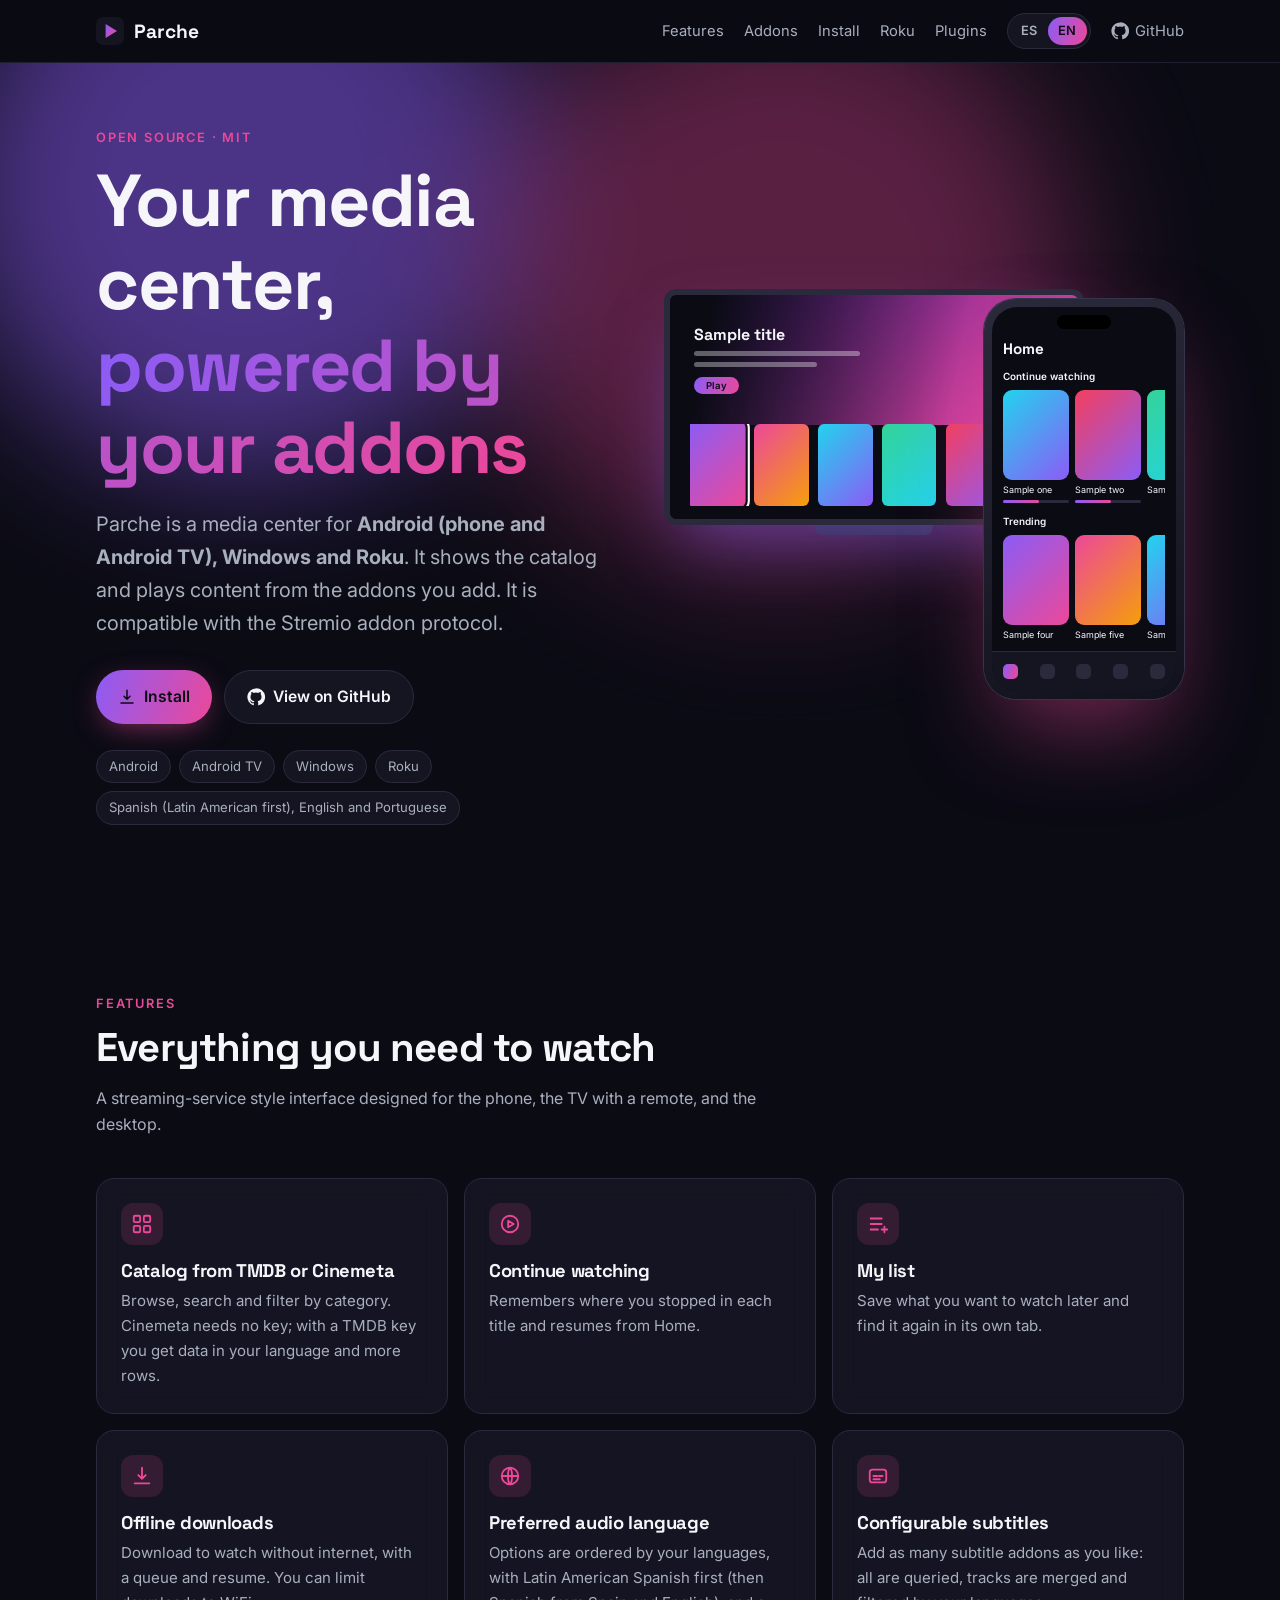
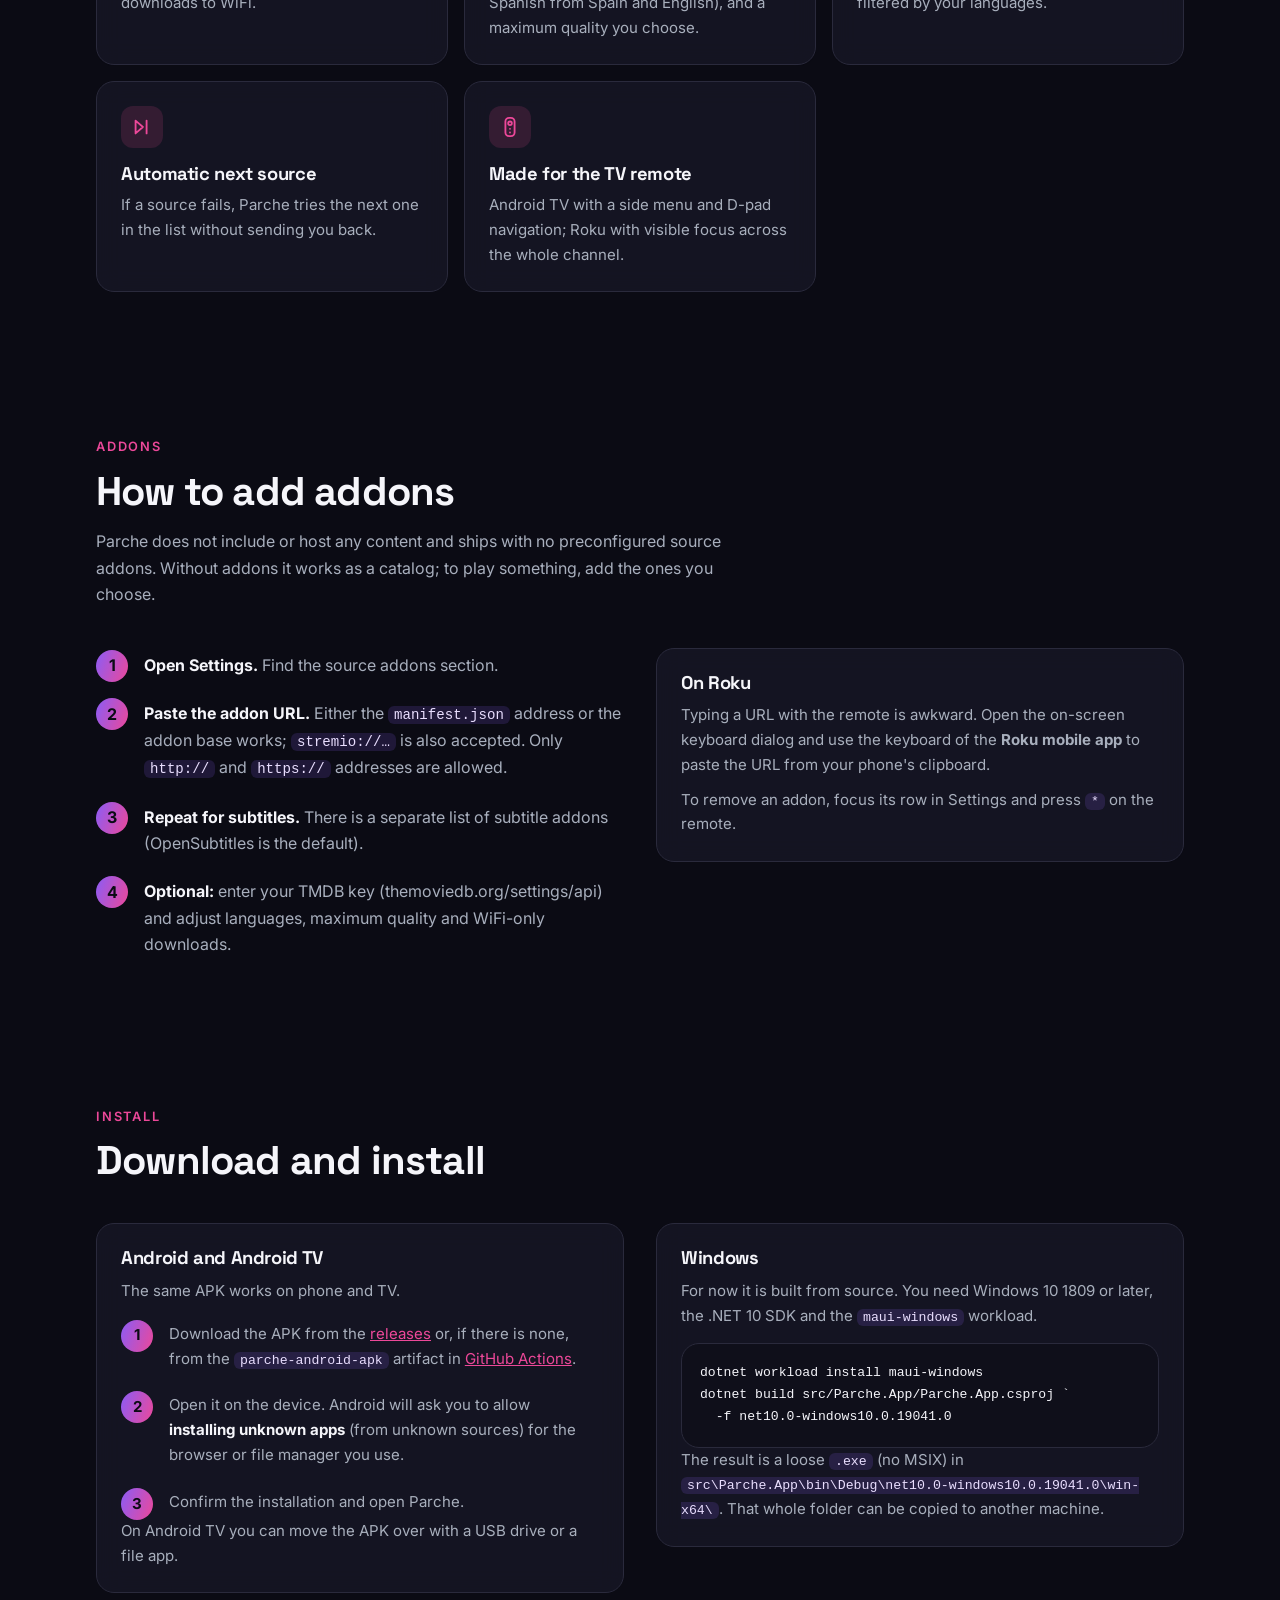
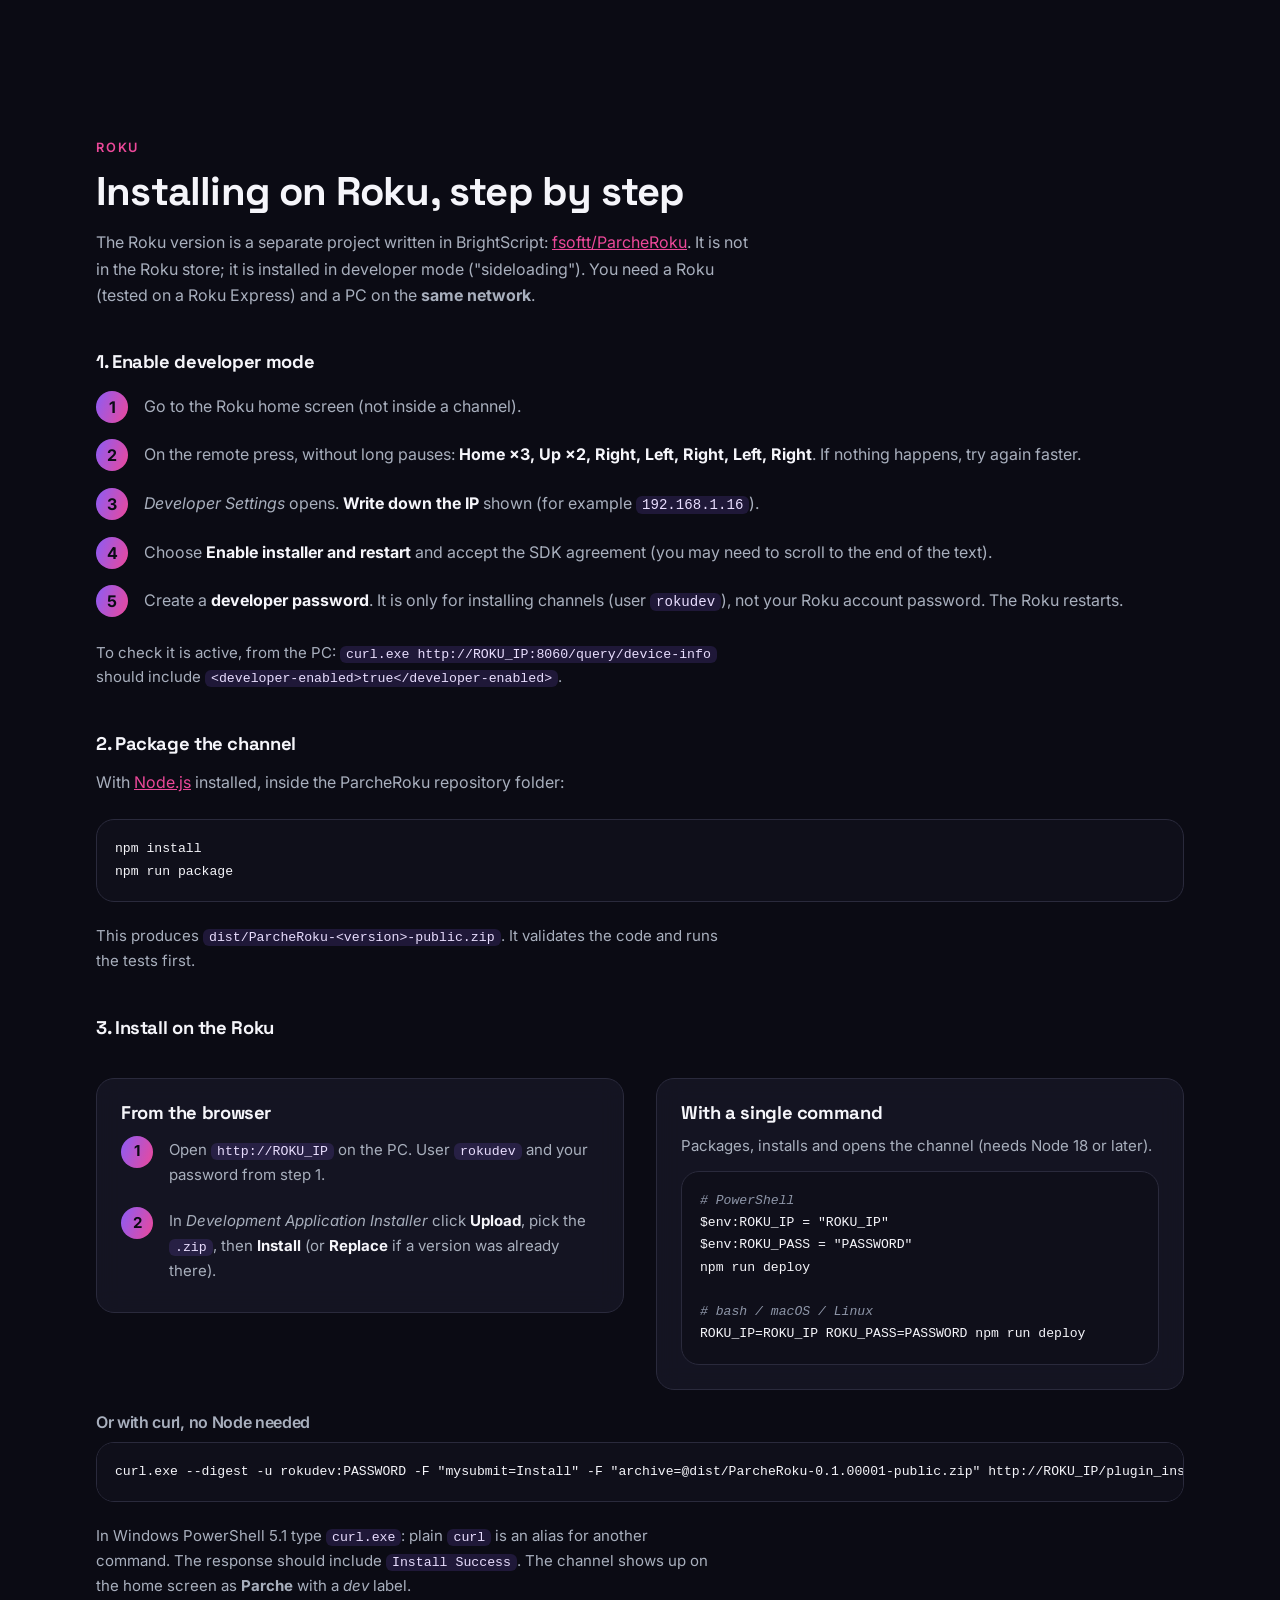
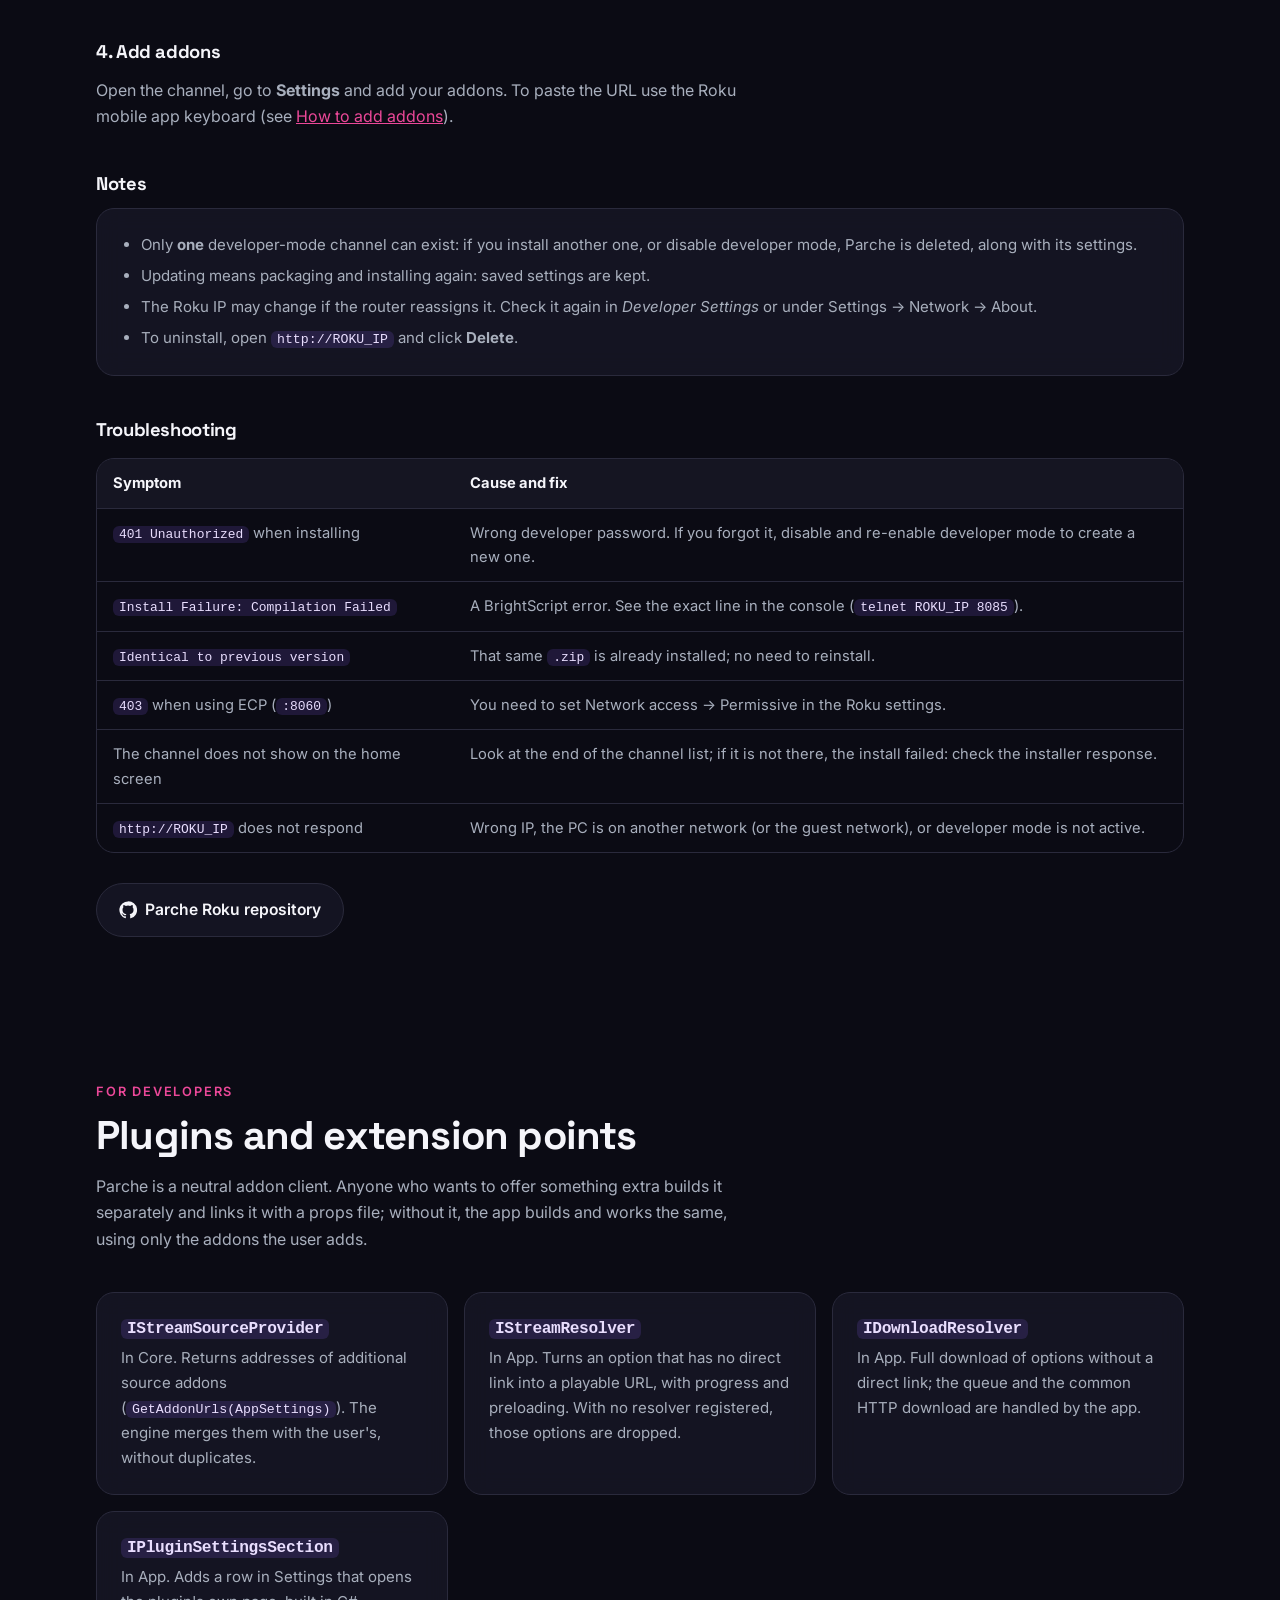
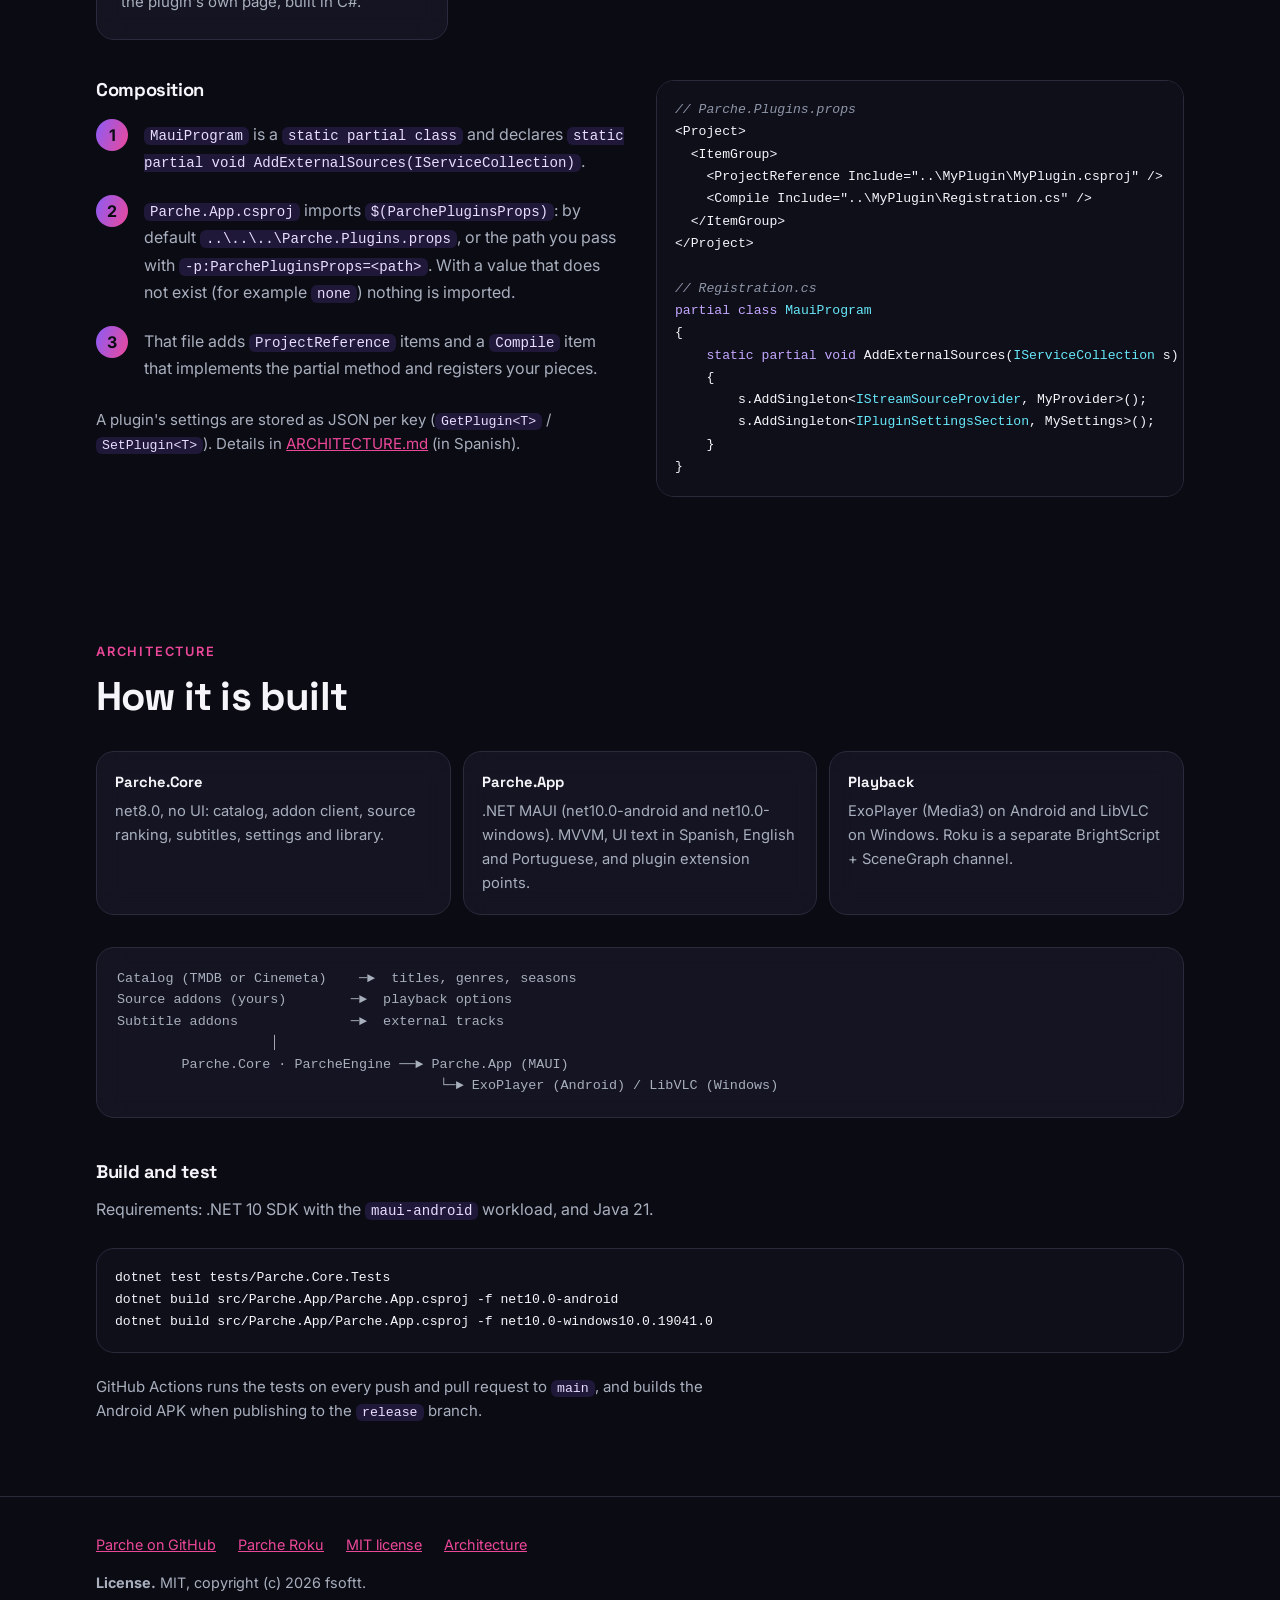
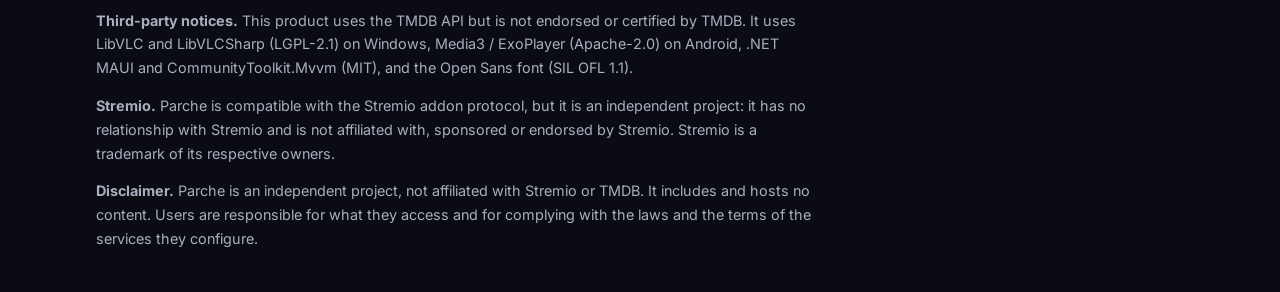
<file: docs/en/index.html>
<!doctype html>
<html lang="en">
<head>
<meta charset="utf-8">
<meta name="viewport" content="width=device-width, initial-scale=1">
<title>Parche — Media center powered by addons</title>
<meta name="description" content="Parche is a media center for Android (phone and Android TV), Windows and Roku that plays content from the addons you add. Compatible with the Stremio addon protocol. Open source, MIT license.">
<meta name="theme-color" content="#0B0B14">
<meta property="og:type" content="website">
<meta property="og:title" content="Parche — Media center powered by addons">
<meta property="og:description" content="Media center for Android, Android TV, Windows and Roku. You add the addons; Parche ships no content. Open source (MIT).">
<meta property="og:url" content="https://fsoftt.github.io/Parche/en/">
<meta property="og:locale" content="en_US">
<meta property="og:locale:alternate" content="es_419">
<link rel="canonical" href="https://fsoftt.github.io/Parche/en/">
<link rel="alternate" hreflang="es" href="https://fsoftt.github.io/Parche/">
<link rel="alternate" hreflang="en" href="https://fsoftt.github.io/Parche/en/">
<link rel="alternate" hreflang="x-default" href="https://fsoftt.github.io/Parche/">
<meta name="twitter:card" content="summary">
<link rel="icon" href="data:image/svg+xml,%3Csvg xmlns='http://www.w3.org/2000/svg' viewBox='0 0 32 32'%3E%3Cdefs%3E%3ClinearGradient id='g' x1='0' y1='0' x2='1' y2='1'%3E%3Cstop offset='0' stop-color='%238B5CF6'/%3E%3Cstop offset='1' stop-color='%23EC4899'/%3E%3C/linearGradient%3E%3C/defs%3E%3Crect width='32' height='32' rx='8' fill='%23151522'/%3E%3Cpath d='M11 8v16l13-8z' fill='url(%23g)'/%3E%3C/svg%3E">
<link rel="preconnect" href="https://fonts.googleapis.com">
<link rel="preconnect" href="https://fonts.gstatic.com" crossorigin>
<link rel="stylesheet" href="https://fonts.googleapis.com/css2?family=Inter:wght@400;500;600&family=Space+Grotesk:wght@500;700&display=swap">
<link rel="stylesheet" href="../styles.css">
<script src="../main.js" defer></script>
</head>
<body>
<a class="skip" href="#content">Skip to content</a>

<svg width="0" height="0" style="position:absolute" aria-hidden="true" focusable="false">
  <defs>
    <linearGradient id="brand" x1="0" y1="0" x2="1" y2="1">
      <stop offset="0" stop-color="#8B5CF6"/><stop offset="1" stop-color="#EC4899"/>
    </linearGradient>
    <symbol id="gh" viewBox="0 0 24 24"><path fill="currentColor" d="M12 .5a11.5 11.5 0 0 0-3.64 22.41c.58.1.79-.25.79-.56v-2c-3.2.7-3.88-1.37-3.88-1.37-.52-1.33-1.28-1.69-1.28-1.69-1.05-.72.08-.7.08-.7 1.15.08 1.76 1.19 1.76 1.19 1.03 1.76 2.7 1.25 3.36.96.1-.75.4-1.25.73-1.54-2.55-.29-5.24-1.28-5.24-5.69 0-1.26.45-2.28 1.18-3.09-.12-.29-.51-1.46.11-3.05 0 0 .97-.31 3.17 1.18a11 11 0 0 1 5.76 0c2.2-1.49 3.17-1.18 3.17-1.18.62 1.59.23 2.76.11 3.05.74.81 1.18 1.83 1.18 3.09 0 4.42-2.69 5.39-5.25 5.68.41.36.78 1.06.78 2.14v3.17c0 .31.21.67.8.56A11.5 11.5 0 0 0 12 .5z"/></symbol>
    <symbol id="i-grid" viewBox="0 0 24 24"><g fill="none" stroke="currentColor" stroke-width="2" stroke-linejoin="round"><rect x="3" y="3" width="7" height="7" rx="1.5"/><rect x="14" y="3" width="7" height="7" rx="1.5"/><rect x="3" y="14" width="7" height="7" rx="1.5"/><rect x="14" y="14" width="7" height="7" rx="1.5"/></g></symbol>
    <symbol id="i-play" viewBox="0 0 24 24"><g fill="none" stroke="currentColor" stroke-width="2" stroke-linejoin="round"><circle cx="12" cy="12" r="9"/><path d="M10 8.5v7l6-3.5z"/></g></symbol>
    <symbol id="i-list" viewBox="0 0 24 24"><g fill="none" stroke="currentColor" stroke-width="2" stroke-linecap="round"><path d="M4 6h12M4 12h12M4 18h8M19 15v6M16 18h6"/></g></symbol>
    <symbol id="i-down" viewBox="0 0 24 24"><g fill="none" stroke="currentColor" stroke-width="2" stroke-linecap="round" stroke-linejoin="round"><path d="M12 3v12m0 0l-4-4m4 4l4-4M4 20h16"/></g></symbol>
    <symbol id="i-lang" viewBox="0 0 24 24"><g fill="none" stroke="currentColor" stroke-width="2" stroke-linecap="round"><circle cx="12" cy="12" r="9"/><path d="M3 12h18M12 3c3 3 3 15 0 18M12 3c-3 3-3 15 0 18"/></g></symbol>
    <symbol id="i-sub" viewBox="0 0 24 24"><g fill="none" stroke="currentColor" stroke-width="2" stroke-linecap="round"><rect x="3" y="5" width="18" height="14" rx="3"/><path d="M7 12h4M13 12h4M7 15.5h7"/></g></symbol>
    <symbol id="i-next" viewBox="0 0 24 24"><g fill="none" stroke="currentColor" stroke-width="2" stroke-linecap="round" stroke-linejoin="round"><path d="M5 5l8 7-8 7zM17 5v14"/></g></symbol>
    <symbol id="i-remote" viewBox="0 0 24 24"><g fill="none" stroke="currentColor" stroke-width="2" stroke-linecap="round"><rect x="7" y="2" width="10" height="20" rx="4"/><circle cx="12" cy="8" r="2"/><path d="M12 14v.01M12 18v.01"/></g></symbol>
  </defs>
</svg>

<header class="nav">
  <div class="wrap">
    <a class="brand" href="#top" aria-label="Parche, home">
      <svg viewBox="0 0 32 32" aria-hidden="true"><rect width="32" height="32" rx="8" fill="#151522"/><path d="M11 8v16l13-8z" fill="url(#brand)"/></svg>
      Parche
    </a>
    <nav aria-label="Main">
      <a href="#features">Features</a>
      <a href="#addons">Addons</a>
      <a href="#install">Install</a>
      <a href="#roku">Roku</a>
      <a href="#plugins">Plugins</a>
      <div class="lang" role="group" aria-label="Language"><a href="../" lang="es" hreflang="es" data-lang="es" aria-label="Español">ES</a><a href="./" lang="en" hreflang="en" data-lang="en" aria-current="true">EN</a></div>
      <a class="nav-gh" href="https://github.com/fsoftt/Parche"><svg width="18" height="18" aria-hidden="true"><use href="#gh"/></svg>GitHub</a>
    </nav>
  </div>
</header>

<main id="content">
<section class="hero" id="top">
  <div class="glow" aria-hidden="true"><i></i><i></i></div>
  <div class="wrap">
    <div>
      <p class="eyebrow">Open source · MIT</p>
      <h1>Your media center, <span class="grad-text">powered by your addons</span></h1>
      <p class="pitch">Parche is a media center for <strong>Android (phone and Android TV), Windows and Roku</strong>. It shows the catalog and plays content from the addons you add. It is compatible with the Stremio addon protocol.</p>
      <div class="btns">
        <a class="btn btn-primary" href="#install"><svg aria-hidden="true"><use href="#i-down"/></svg>Install</a>
        <a class="btn btn-ghost" href="https://github.com/fsoftt/Parche"><svg aria-hidden="true"><use href="#gh"/></svg>View on GitHub</a>
      </div>
      <ul class="chips" aria-label="Platforms">
        <li>Android</li><li>Android TV</li><li>Windows</li><li>Roku</li><li>Spanish (Latin American first), English and Portuguese</li>
      </ul>
    </div>
    <div class="devices" role="img" aria-label="Illustration of Parche on a TV and a phone: rows of sample posters and a Continue watching row">
      <div class="tv" aria-hidden="true">
        <div class="tv-screen">
          <div class="tv-hero"><b>Sample title</b><span></span><span style="width:34%"></span><em>Play</em></div>
          <div class="tv-row"><div class="cover a sel"></div><div class="cover b"></div><div class="cover c"></div><div class="cover d"></div><div class="cover e"></div></div>
        </div>
        <div class="tv-stand"></div>
      </div>
      <div class="phone-wrap" aria-hidden="true">
        <div class="phone"><div class="screen">
          <div class="ph-h">Home</div>
          <div class="ph-sec">Continue watching</div>
          <div class="car"><div class="card"><div class="cover c"></div><div class="cname">Sample one</div><div class="bar"></div></div><div class="card"><div class="cover e"></div><div class="cname">Sample two</div><div class="bar"></div></div><div class="card"><div class="cover d"></div><div class="cname">Sample three</div></div></div>
          <div class="ph-sec">Trending</div>
          <div class="car"><div class="card"><div class="cover a"></div><div class="cname">Sample four</div></div><div class="card"><div class="cover b"></div><div class="cname">Sample five</div></div><div class="card"><div class="cover c"></div><div class="cname">Sample six</div></div></div>
          <div class="tabs"><span class="on"></span><span></span><span></span><span></span><span></span></div>
        </div></div>
      </div>
    </div>
  </div>
</section>

<section id="features">
  <div class="wrap">
    <p class="eyebrow">Features</p>
    <h2>Everything you need to watch</h2>
    <p class="lead">A streaming-service style interface designed for the phone, the TV with a remote, and the desktop.</p>
    <div class="grid">
      <article class="feat glass"><div class="ico"><svg aria-hidden="true"><use href="#i-grid"/></svg></div><h3>Catalog from TMDB or Cinemeta</h3><p>Browse, search and filter by category. Cinemeta needs no key; with a TMDB key you get data in your language and more rows.</p></article>
      <article class="feat glass"><div class="ico"><svg aria-hidden="true"><use href="#i-play"/></svg></div><h3>Continue watching</h3><p>Remembers where you stopped in each title and resumes from Home.</p></article>
      <article class="feat glass"><div class="ico"><svg aria-hidden="true"><use href="#i-list"/></svg></div><h3>My list</h3><p>Save what you want to watch later and find it again in its own tab.</p></article>
      <article class="feat glass"><div class="ico"><svg aria-hidden="true"><use href="#i-down"/></svg></div><h3>Offline downloads</h3><p>Download to watch without internet, with a queue and resume. You can limit downloads to WiFi.</p></article>
      <article class="feat glass"><div class="ico"><svg aria-hidden="true"><use href="#i-lang"/></svg></div><h3>Preferred audio language</h3><p>Options are ordered by your languages, with Latin American Spanish first (then Spanish from Spain and English), and a maximum quality you choose.</p></article>
      <article class="feat glass"><div class="ico"><svg aria-hidden="true"><use href="#i-sub"/></svg></div><h3>Configurable subtitles</h3><p>Add as many subtitle addons as you like: all are queried, tracks are merged and filtered by your languages.</p></article>
      <article class="feat glass"><div class="ico"><svg aria-hidden="true"><use href="#i-next"/></svg></div><h3>Automatic next source</h3><p>If a source fails, Parche tries the next one in the list without sending you back.</p></article>
      <article class="feat glass"><div class="ico"><svg aria-hidden="true"><use href="#i-remote"/></svg></div><h3>Made for the TV remote</h3><p>Android TV with a side menu and D-pad navigation; Roku with visible focus across the whole channel.</p></article>
    </div>
  </div>
</section>

<section id="addons">
  <div class="wrap">
    <p class="eyebrow">Addons</p>
    <h2>How to add addons</h2>
    <p class="lead">Parche does not include or host any content and ships with no preconfigured source addons. Without addons it works as a catalog; to play something, add the ones you choose.</p>
    <div class="two">
      <ol class="steps">
        <li><strong>Open Settings.</strong> Find the source addons section.</li>
        <li><strong>Paste the addon URL.</strong> Either the <code>manifest.json</code> address or the addon base works; <code>stremio://…</code> is also accepted. Only <code>http://</code> and <code>https://</code> addresses are allowed.</li>
        <li><strong>Repeat for subtitles.</strong> There is a separate list of subtitle addons (OpenSubtitles is the default).</li>
        <li><strong>Optional:</strong> enter your TMDB key (themoviedb.org/settings/api) and adjust languages, maximum quality and WiFi-only downloads.</li>
      </ol>
      <div class="panel glass">
        <h3>On Roku</h3>
        <p>Typing a URL with the remote is awkward. Open the on-screen keyboard dialog and use the keyboard of the <strong>Roku mobile app</strong> to paste the URL from your phone's clipboard.</p>
        <p>To remove an addon, focus its row in Settings and press <code>*</code> on the remote.</p>
      </div>
    </div>
  </div>
</section>

<section id="install">
  <div class="wrap">
    <p class="eyebrow">Install</p>
    <h2>Download and install</h2>
    <div class="two">
      <div class="panel glass">
        <h3>Android and Android TV</h3>
        <p>The same APK works on phone and TV.</p>
        <ol class="steps" style="margin-top:14px">
          <li>Download the APK from the <a href="https://github.com/fsoftt/Parche/releases">releases</a> or, if there is none, from the <code>parche-android-apk</code> artifact in <a href="https://github.com/fsoftt/Parche/actions/workflows/android.yml">GitHub Actions</a>.</li>
          <li>Open it on the device. Android will ask you to allow <strong>installing unknown apps</strong> (from unknown sources) for the browser or file manager you use.</li>
          <li>Confirm the installation and open Parche.</li>
        </ol>
        <p>On Android TV you can move the APK over with a USB drive or a file app.</p>
      </div>
      <div class="panel glass">
        <h3>Windows</h3>
        <p>For now it is built from source. You need Windows 10 1809 or later, the .NET 10 SDK and the <code>maui-windows</code> workload.</p>
        <pre class="code" style="margin-top:14px"><code>dotnet workload install maui-windows
dotnet build src/Parche.App/Parche.App.csproj `
  -f net10.0-windows10.0.19041.0</code></pre>
        <p>The result is a loose <code>.exe</code> (no MSIX) in <code>src\Parche.App\bin\Debug\net10.0-windows10.0.19041.0\win-x64\</code>. That whole folder can be copied to another machine.</p>
      </div>
    </div>
  </div>
</section>

<section id="roku">
  <div class="wrap">
    <p class="eyebrow">Roku</p>
    <h2>Installing on Roku, step by step</h2>
    <p class="lead">The Roku version is a separate project written in BrightScript: <a href="https://github.com/fsoftt/ParcheRoku">fsoftt/ParcheRoku</a>. It is not in the Roku store; it is installed in developer mode ("sideloading"). You need a Roku (tested on a Roku Express) and a PC on the <strong>same network</strong>.</p>

    <div class="sub">
      <h3>1. Enable developer mode</h3>
      <ol class="steps" style="margin-top:16px">
        <li>Go to the Roku home screen (not inside a channel).</li>
        <li>On the remote press, without long pauses: <strong>Home ×3, Up ×2, Right, Left, Right, Left, Right</strong>. If nothing happens, try again faster.</li>
        <li><em>Developer Settings</em> opens. <strong>Write down the IP</strong> shown (for example <code>192.168.1.16</code>).</li>
        <li>Choose <strong>Enable installer and restart</strong> and accept the SDK agreement (you may need to scroll to the end of the text).</li>
        <li>Create a <strong>developer password</strong>. It is only for installing channels (user <code>rokudev</code>), not your Roku account password. The Roku restarts.</li>
      </ol>
      <p class="note">To check it is active, from the PC: <code>curl.exe http://ROKU_IP:8060/query/device-info</code> should include <code>&lt;developer-enabled&gt;true&lt;/developer-enabled&gt;</code>.</p>
    </div>

    <div class="sub">
      <h3>2. Package the channel</h3>
      <p class="lead">With <a href="https://nodejs.org">Node.js</a> installed, inside the ParcheRoku repository folder:</p>
      <pre class="code cmd"><code>npm install
npm run package</code></pre>
      <p class="note">This produces <code>dist/ParcheRoku-&lt;version&gt;-public.zip</code>. It validates the code and runs the tests first.</p>
    </div>

    <div class="sub">
      <h3>3. Install on the Roku</h3>
      <div class="two">
        <div class="panel glass">
          <h3>From the browser</h3>
          <ol class="steps" style="margin-top:8px">
            <li>Open <code>http://ROKU_IP</code> on the PC. User <code>rokudev</code> and your password from step 1.</li>
            <li>In <em>Development Application Installer</em> click <strong>Upload</strong>, pick the <code>.zip</code>, then <strong>Install</strong> (or <strong>Replace</strong> if a version was already there).</li>
          </ol>
        </div>
        <div class="panel glass">
          <h3>With a single command</h3>
          <p>Packages, installs and opens the channel (needs Node 18 or later).</p>
          <pre class="code" style="margin-top:12px"><code><span class="c"># PowerShell</span>
$env:ROKU_IP = "ROKU_IP"
$env:ROKU_PASS = "PASSWORD"
npm run deploy

<span class="c"># bash / macOS / Linux</span>
ROKU_IP=ROKU_IP ROKU_PASS=PASSWORD npm run deploy</code></pre>
        </div>
      </div>
      <div class="cmd">
        <h3>Or with curl, no Node needed</h3>
        <pre class="code"><code>curl.exe --digest -u rokudev:PASSWORD -F "mysubmit=Install" -F "archive=@dist/ParcheRoku-0.1.00001-public.zip" http://ROKU_IP/plugin_install</code></pre>
        <p class="note">In Windows PowerShell 5.1 type <code>curl.exe</code>: plain <code>curl</code> is an alias for another command. The response should include <code>Install Success</code>. The channel shows up on the home screen as <strong>Parche</strong> with a <em>dev</em> label.</p>
      </div>
    </div>

    <div class="sub">
      <h3>4. Add addons</h3>
      <p class="lead">Open the channel, go to <strong>Settings</strong> and add your addons. To paste the URL use the Roku mobile app keyboard (see <a href="#addons">How to add addons</a>).</p>
    </div>

    <div class="sub">
      <h3>Notes</h3>
      <div class="panel glass" style="margin-top:14px"><ul>
        <li>Only <strong>one</strong> developer-mode channel can exist: if you install another one, or disable developer mode, Parche is deleted, along with its settings.</li>
        <li>Updating means packaging and installing again: saved settings are kept.</li>
        <li>The Roku IP may change if the router reassigns it. Check it again in <em>Developer Settings</em> or under Settings → Network → About.</li>
        <li>To uninstall, open <code>http://ROKU_IP</code> and click <strong>Delete</strong>.</li>
      </ul></div>
    </div>

    <div class="sub">
      <h3>Troubleshooting</h3>
      <div class="tablewrap"><table>
        <thead><tr><th scope="col">Symptom</th><th scope="col">Cause and fix</th></tr></thead>
        <tbody>
          <tr><td><code>401 Unauthorized</code> when installing</td><td>Wrong developer password. If you forgot it, disable and re-enable developer mode to create a new one.</td></tr>
          <tr><td><code>Install Failure: Compilation Failed</code></td><td>A BrightScript error. See the exact line in the console (<code>telnet ROKU_IP 8085</code>).</td></tr>
          <tr><td><code>Identical to previous version</code></td><td>That same <code>.zip</code> is already installed; no need to reinstall.</td></tr>
          <tr><td><code>403</code> when using ECP (<code>:8060</code>)</td><td>You need to set Network access → Permissive in the Roku settings.</td></tr>
          <tr><td>The channel does not show on the home screen</td><td>Look at the end of the channel list; if it is not there, the install failed: check the installer response.</td></tr>
          <tr><td><code>http://ROKU_IP</code> does not respond</td><td>Wrong IP, the PC is on another network (or the guest network), or developer mode is not active.</td></tr>
        </tbody>
      </table></div>
      <div class="btns"><a class="btn btn-ghost" href="https://github.com/fsoftt/ParcheRoku"><svg aria-hidden="true"><use href="#gh"/></svg>Parche Roku repository</a></div>
    </div>
  </div>
</section>

<section id="plugins">
  <div class="wrap">
    <p class="eyebrow">For developers</p>
    <h2>Plugins and extension points</h2>
    <p class="lead">Parche is a neutral addon client. Anyone who wants to offer something extra builds it separately and links it with a props file; without it, the app builds and works the same, using only the addons the user adds.</p>
    <div class="grid">
      <article class="feat glass"><h3><code>IStreamSourceProvider</code></h3><p>In Core. Returns addresses of additional source addons (<code>GetAddonUrls(AppSettings)</code>). The engine merges them with the user's, without duplicates.</p></article>
      <article class="feat glass"><h3><code>IStreamResolver</code></h3><p>In App. Turns an option that has no direct link into a playable URL, with progress and preloading. With no resolver registered, those options are dropped.</p></article>
      <article class="feat glass"><h3><code>IDownloadResolver</code></h3><p>In App. Full download of options without a direct link; the queue and the common HTTP download are handled by the app.</p></article>
      <article class="feat glass"><h3><code>IPluginSettingsSection</code></h3><p>In App. Adds a row in Settings that opens the plugin's own page, built in C#.</p></article>
    </div>
    <div class="two">
      <div>
        <h3>Composition</h3>
        <ol class="steps" style="margin-top:16px">
          <li><code>MauiProgram</code> is a <code>static partial class</code> and declares <code>static partial void AddExternalSources(IServiceCollection)</code>.</li>
          <li><code>Parche.App.csproj</code> imports <code>$(ParchePluginsProps)</code>: by default <code>..\..\..\Parche.Plugins.props</code>, or the path you pass with <code>-p:ParchePluginsProps=&lt;path&gt;</code>. With a value that does not exist (for example <code>none</code>) nothing is imported.</li>
          <li>That file adds <code>ProjectReference</code> items and a <code>Compile</code> item that implements the partial method and registers your pieces.</li>
        </ol>
        <p class="note">A plugin's settings are stored as JSON per key (<code>GetPlugin&lt;T&gt;</code> / <code>SetPlugin&lt;T&gt;</code>). Details in <a href="https://github.com/fsoftt/Parche/blob/main/ARCHITECTURE.md">ARCHITECTURE.md</a> (in Spanish).</p>
      </div>
      <pre class="code" aria-label="Plugin example"><code><span class="c">// Parche.Plugins.props</span>
&lt;Project&gt;
  &lt;ItemGroup&gt;
    &lt;ProjectReference Include="..\MyPlugin\MyPlugin.csproj" /&gt;
    &lt;Compile Include="..\MyPlugin\Registration.cs" /&gt;
  &lt;/ItemGroup&gt;
&lt;/Project&gt;

<span class="c">// Registration.cs</span>
<span class="k">partial class</span> <span class="t">MauiProgram</span>
{
    <span class="k">static partial void</span> AddExternalSources(<span class="t">IServiceCollection</span> s)
    {
        s.AddSingleton&lt;<span class="t">IStreamSourceProvider</span>, MyProvider&gt;();
        s.AddSingleton&lt;<span class="t">IPluginSettingsSection</span>, MySettings&gt;();
    }
}</code></pre>
    </div>
  </div>
</section>

<section id="architecture">
  <div class="wrap">
    <p class="eyebrow">Architecture</p>
    <h2>How it is built</h2>
    <div class="layers">
      <div class="glass"><strong>Parche.Core</strong>net8.0, no UI: catalog, addon client, source ranking, subtitles, settings and library.</div>
      <div class="glass"><strong>Parche.App</strong>.NET MAUI (net10.0-android and net10.0-windows). MVVM, UI text in Spanish, English and Portuguese, and plugin extension points.</div>
      <div class="glass"><strong>Playback</strong>ExoPlayer (Media3) on Android and LibVLC on Windows. Roku is a separate BrightScript + SceneGraph channel.</div>
    </div>
    <pre class="flow glass" aria-label="Flow diagram">Catalog (TMDB or Cinemeta)    ─►  titles, genres, seasons
Source addons (yours)        ─►  playback options
Subtitle addons              ─►  external tracks
                   │
        Parche.Core · ParcheEngine ──► Parche.App (MAUI)
                                        └─► ExoPlayer (Android) / LibVLC (Windows)</pre>
    <h3 class="sub">Build and test</h3>
    <p class="lead">Requirements: .NET 10 SDK with the <code>maui-android</code> workload, and Java 21.</p>
    <pre class="code cmd"><code>dotnet test tests/Parche.Core.Tests
dotnet build src/Parche.App/Parche.App.csproj -f net10.0-android
dotnet build src/Parche.App/Parche.App.csproj -f net10.0-windows10.0.19041.0</code></pre>
    <p class="note">GitHub Actions runs the tests on every push and pull request to <code>main</code>, and builds the Android APK when publishing to the <code>release</code> branch.</p>
  </div>
</section>
</main>

<footer>
  <div class="wrap">
    <div class="links">
      <a href="https://github.com/fsoftt/Parche">Parche on GitHub</a>
      <a href="https://github.com/fsoftt/ParcheRoku">Parche Roku</a>
      <a href="https://github.com/fsoftt/Parche/blob/main/LICENSE">MIT license</a>
      <a href="https://github.com/fsoftt/Parche/blob/main/ARCHITECTURE.md">Architecture</a>
    </div>
    <p><strong>License.</strong> MIT, copyright (c) 2026 fsoftt.</p>
    <p><strong>Third-party notices.</strong> This product uses the TMDB API but is not endorsed or certified by TMDB. It uses LibVLC and LibVLCSharp (LGPL-2.1) on Windows, Media3 / ExoPlayer (Apache-2.0) on Android, .NET MAUI and CommunityToolkit.Mvvm (MIT), and the Open Sans font (SIL OFL 1.1).</p>
    <p><strong>Stremio.</strong> Parche is compatible with the Stremio addon protocol, but it is an independent project: it has no relationship with Stremio and is not affiliated with, sponsored or endorsed by Stremio. Stremio is a trademark of its respective owners.</p>
    <p><strong>Disclaimer.</strong> Parche is an independent project, not affiliated with Stremio or TMDB. It includes and hosts no content. Users are responsible for what they access and for complying with the laws and the terms of the services they configure.</p>
  </div>
</footer>
</body>
</html>
</file>
<file: docs/styles.css>
:root {
  --bg: #0b0b14;
  --surface: #151522;
  --raised: #1e1e2e;
  --outline: #2a2a3c;
  --violet: #8b5cf6;
  --pink: #ec4899;
  --cyan: #22d3ee;
  --text: #f5f5fa;
  --text-2: #a8afbd;
  --grad: linear-gradient(110deg, var(--violet), var(--pink));
  --glass: rgba(30, 30, 46, 0.55);
  --radius: 18px;
  --max: 1120px;
}
*, *::before, *::after { box-sizing: border-box; }
html { scroll-behavior: smooth; scroll-padding-top: 80px; -webkit-text-size-adjust: 100%; }
body { margin: 0; background: var(--bg); color: var(--text); font: 400 1rem/1.65 "Inter", system-ui, -apple-system, "Segoe UI", sans-serif; overflow-x: hidden; }
h1, h2, h3 { font-family: "Space Grotesk", "Inter", system-ui, sans-serif; line-height: 1.12; margin: 0; letter-spacing: -0.02em; }
p { margin: 0; }
a { color: var(--pink); }
a:hover { color: #f9a8d4; }
code, pre { font-family: ui-monospace, "Cascadia Code", Consolas, Menlo, monospace; }
:focus-visible { outline: 2px solid #fff; outline-offset: 3px; border-radius: 6px; }
.skip { position: absolute; left: 16px; top: -60px; background: #fff; color: #0b0b14; padding: 8px 14px; border-radius: 8px; z-index: 100; font-weight: 600; }
.skip:focus { top: 12px; }
.wrap { width: 100%; max-width: var(--max); margin: 0 auto; padding: 0 16px; }
section { padding: 72px 0; }
.eyebrow { color: var(--pink); font-size: .8rem; font-weight: 600; letter-spacing: .14em; text-transform: uppercase; margin-bottom: 12px; }
h2 { font-size: clamp(1.7rem, 4.5vw, 2.5rem); }
h3 { font-size: 1.15rem; }
.lead { color: var(--text-2); max-width: 66ch; margin-top: 14px; }
.grad-text { background: var(--grad); -webkit-background-clip: text; background-clip: text; color: transparent; }
code { background: rgba(139, 92, 246, .16); padding: 1px 6px; border-radius: 6px; font-size: .88em; color: #e9defe; overflow-wrap: anywhere; }
pre code { background: none; padding: 0; color: inherit; font-size: inherit; overflow-wrap: normal; }

header.nav { position: sticky; top: 0; z-index: 50; backdrop-filter: blur(14px); -webkit-backdrop-filter: blur(14px); background: rgba(11, 11, 20, .78); border-bottom: 1px solid rgba(42, 42, 60, .7); }
.nav .wrap { display: flex; align-items: center; justify-content: space-between; height: 62px; gap: 12px; }
.brand { display: flex; align-items: center; gap: 10px; font: 700 1.2rem "Space Grotesk", sans-serif; color: var(--text); text-decoration: none; }
.brand svg { width: 28px; height: 28px; }
.nav nav { display: flex; gap: 20px; align-items: center; }
.nav nav a { color: var(--text-2); text-decoration: none; font-size: .92rem; transition: color .2s; }
.nav nav a:hover { color: var(--text); }
.nav-gh { display: inline-flex; align-items: center; gap: 6px; }
@media (max-width: 760px) { .nav nav > a:not(.nav-gh) { display: none; } .nav nav { gap: 12px; } }

.btns { display: flex; flex-wrap: wrap; gap: 12px; margin-top: 30px; }
.btn { display: inline-flex; align-items: center; gap: 8px; padding: 13px 22px; border-radius: 999px; font-weight: 600; font-size: .98rem; text-decoration: none; transition: transform .2s, box-shadow .2s, background .2s, border-color .2s; }
.btn svg { width: 18px; height: 18px; flex: none; }
.btn-primary { background: var(--grad); color: #0b0b14; box-shadow: 0 8px 30px -8px rgba(236, 72, 153, .6); }
.btn-primary:hover { transform: translateY(-2px); color: #0b0b14; box-shadow: 0 12px 36px -8px rgba(139, 92, 246, .8); }
.btn-ghost { background: var(--glass); color: var(--text); border: 1px solid var(--outline); }
.btn-ghost:hover { color: var(--text); border-color: var(--violet); background: rgba(139, 92, 246, .15); transform: translateY(-2px); }

.hero { position: relative; padding: 64px 0 80px; overflow: hidden; }
.glow { position: absolute; inset: -20% -10% auto -10%; height: 90%; pointer-events: none; filter: blur(70px); opacity: .5; z-index: 0; }
.glow i { position: absolute; border-radius: 50%; width: 46vmax; max-width: 640px; aspect-ratio: 1; animation: drift 18s ease-in-out infinite alternate; }
.glow i:nth-child(1) { background: var(--violet); left: 5%; top: 0; }
.glow i:nth-child(2) { background: var(--pink); left: 40%; top: 12%; animation-delay: -6s; opacity: .7; }
@keyframes drift { to { transform: translate(60px, 40px) scale(1.15); } }
.hero .wrap { position: relative; z-index: 1; display: grid; gap: 48px; align-items: center; }
.hero .wrap > * { min-width: 0; }
@media (min-width: 900px) { .hero .wrap { grid-template-columns: 1fr 1fr; } }
.hero h1 { font-size: clamp(2.6rem, 9vw, 4.6rem); }
.hero .pitch { font-size: clamp(1.05rem, 2.6vw, 1.25rem); color: var(--text-2); margin-top: 18px; max-width: 34em; }
.chips { display: flex; flex-wrap: wrap; gap: 8px; margin-top: 26px; list-style: none; padding: 0; }
.chips li { padding: 5px 12px; border-radius: 999px; border: 1px solid var(--outline); background: var(--glass); font-size: .82rem; color: var(--text-2); }

/* devices */
.devices { position: relative; height: 430px; max-width: 520px; width: 100%; margin: 0 auto; }
.tv { position: absolute; left: 0; top: 20px; width: 420px; max-width: 88%; }
.tv-screen { aspect-ratio: 16 / 9; border-radius: 12px; border: 6px solid #2a2a3c; background: var(--bg); overflow: hidden; position: relative; box-shadow: 0 30px 70px -20px rgba(139, 92, 246, .55); }
.tv-stand { width: 28%; height: 10px; margin: 0 auto; background: #2a2a3c; border-radius: 0 0 8px 8px; }
.tv-hero { position: absolute; inset: 0 0 42% 0; background: linear-gradient(100deg, var(--bg) 10%, transparent 70%), linear-gradient(135deg, #4c1d95, var(--pink)); padding: 7% 6%; }
.tv-hero b { display: block; font: 700 clamp(.7rem, 2.2vw, 1rem) "Space Grotesk", sans-serif; }
.tv-hero span { display: block; width: 46%; height: 5px; border-radius: 3px; background: rgba(255,255,255,.35); margin-top: 6px; }
.tv-hero em { display: inline-block; margin-top: 10px; padding: 3px 12px; border-radius: 999px; background: var(--grad); color: #0b0b14; font: 600 .6rem Inter, sans-serif; font-style: normal; }
.tv-row { position: absolute; left: 5%; right: 0; bottom: 6%; display: flex; gap: 2.5%; overflow: hidden; }
.tv-row .cover { flex: none; width: 14%; height: auto; aspect-ratio: 2 / 3; border-radius: 6px; }
.tv-row .cover.sel { outline: 2px solid #fff; outline-offset: 2px; transform: scale(1.06); }
.phone-wrap { position: absolute; right: 0; bottom: 0; }
.phone { width: 200px; height: 400px; border-radius: 32px; padding: 8px; background: linear-gradient(160deg, #2a2a3c, #12121d); box-shadow: 0 0 0 1px #34344a, 0 40px 90px -20px rgba(236, 72, 153, .5); }
.screen { width: 100%; height: 100%; border-radius: 25px; background: var(--bg); overflow: hidden; position: relative; padding: 30px 11px 0; }
.screen::before { content: ""; position: absolute; top: 8px; left: 50%; width: 54px; height: 14px; margin-left: -27px; background: #000; border-radius: 10px; }
.ph-h { font: 700 .95rem "Space Grotesk", sans-serif; margin: 2px 0 8px; }
.ph-sec { font-size: .62rem; font-weight: 600; margin: 10px 0 6px; }
.car { display: flex; gap: 6px; overflow: hidden; }
.card { flex: none; width: 66px; }
.cover { border-radius: 9px; height: 66px; }
.card .cover { height: 90px; }
.cover.a { background: linear-gradient(135deg, var(--violet), var(--pink)); }
.cover.b { background: linear-gradient(135deg, var(--pink), #f59e0b); }
.cover.c { background: linear-gradient(135deg, var(--cyan), var(--violet)); }
.cover.d { background: linear-gradient(135deg, #34d399, var(--cyan)); }
.cover.e { background: linear-gradient(135deg, #f43f5e, var(--violet)); }
.cname { font-size: .56rem; margin-top: 4px; line-height: 1.25; }
.bar { height: 3px; background: var(--outline); border-radius: 2px; margin-top: 4px; }
.bar::after { content: ""; display: block; width: 55%; height: 100%; background: var(--grad); border-radius: 2px; }
.tabs { position: absolute; left: 0; right: 0; bottom: 0; height: 40px; background: var(--surface); border-top: 1px solid var(--outline); display: flex; justify-content: space-around; align-items: center; }
.tabs span { width: 15px; height: 15px; border-radius: 5px; background: var(--outline); }
.tabs span.on { background: var(--grad); }
@media (max-width: 480px) { .devices { height: 380px; } .phone { width: 170px; height: 340px; } .card { width: 54px; } .card .cover { height: 74px; } }

.glass { background: var(--glass); border: 1px solid var(--outline); border-radius: var(--radius); backdrop-filter: blur(12px); -webkit-backdrop-filter: blur(12px); }
.grid { display: grid; gap: 16px; margin-top: 40px; grid-template-columns: 1fr; }
@media (min-width: 640px) { .grid { grid-template-columns: repeat(2, 1fr); } }
@media (min-width: 960px) { .grid { grid-template-columns: repeat(3, 1fr); } }
.feat { padding: 24px; transition: transform .25s, border-color .25s, box-shadow .25s; }
.feat:hover { transform: translateY(-4px); border-color: rgba(139, 92, 246, .7); box-shadow: 0 18px 40px -22px rgba(139, 92, 246, .8); }
.ico { width: 42px; height: 42px; border-radius: 12px; display: grid; place-items: center; background: rgba(236, 72, 153, .14); color: var(--pink); margin-bottom: 16px; }
.ico svg { width: 22px; height: 22px; }
.feat h3 { margin-bottom: 8px; }
.feat p { color: var(--text-2); font-size: .94rem; }

.two { display: grid; gap: 32px; margin-top: 40px; align-items: start; }
.two > * { min-width: 0; }
@media (min-width: 900px) { .two { grid-template-columns: 1fr 1fr; } }
.steps { list-style: none; counter-reset: s; padding: 0; margin: 0; display: grid; gap: 14px; }
.steps li { counter-increment: s; position: relative; padding: 4px 0 4px 48px; color: var(--text-2); }
.steps li::before { content: counter(s); position: absolute; left: 0; top: 2px; width: 32px; height: 32px; border-radius: 50%; background: var(--grad); color: #0b0b14; font-weight: 700; display: grid; place-items: center; }
.steps strong { color: var(--text); }
.code { margin: 0; padding: 18px; overflow-x: auto; font-size: .82rem; line-height: 1.7; background: #0f0f1a; border: 1px solid var(--outline); border-radius: var(--radius); }
.cmd { margin-top: 24px; }
.cmd h3 { font-size: 1rem; color: var(--text-2); font-weight: 600; font-family: "Inter", sans-serif; margin-bottom: 10px; }
.k { color: #c4a7ff; } .t { color: #67e8f9; } .s { color: #f9a8d4; } .c { color: #8e96a8; font-style: italic; }
.note { margin-top: 22px; color: var(--text-2); font-size: .94rem; max-width: 70ch; }
.sub { margin-top: 44px; }
.panel { padding: 24px; }
.panel h3 { margin-bottom: 10px; }
.panel p, .panel li { color: var(--text-2); font-size: .94rem; }
.panel ul { margin: 0; padding-left: 20px; display: grid; gap: 6px; }
.panel p + p, .panel p + ul { margin-top: 10px; }

.tablewrap { overflow-x: auto; margin-top: 18px; border: 1px solid var(--outline); border-radius: var(--radius); }
table { border-collapse: collapse; width: 100%; min-width: 560px; font-size: .92rem; }
th, td { text-align: left; padding: 12px 16px; vertical-align: top; border-bottom: 1px solid var(--outline); }
tr:last-child td { border-bottom: 0; }
th { color: var(--text); background: var(--glass); }
td { color: var(--text-2); }

.layers { display: grid; gap: 12px; margin-top: 32px; grid-template-columns: 1fr; }
@media (min-width: 720px) { .layers { grid-template-columns: repeat(3, 1fr); } }
.layers div { padding: 18px; font-size: .92rem; color: var(--text-2); }
.layers strong { display: block; color: var(--text); margin-bottom: 4px; font-family: "Space Grotesk", sans-serif; }
.flow { margin-top: 32px; padding: 20px; font-size: .84rem; color: var(--text-2); overflow-x: auto; white-space: pre; line-height: 1.6; }

footer { border-top: 1px solid var(--outline); padding: 36px 0 48px; color: var(--text-2); font-size: .9rem; }
footer .wrap { display: grid; gap: 14px; }
footer .links { display: flex; gap: 22px; flex-wrap: wrap; }
footer p { max-width: 80ch; }

.lang { display: inline-flex; padding: 3px; border-radius: 999px; border: 1px solid var(--outline); background: var(--glass); }
.nav nav .lang a { padding: 3px 10px; border-radius: 999px; font-size: .8rem; font-weight: 600; letter-spacing: .04em; color: var(--text-2); }
.nav nav .lang a:hover { color: var(--text); }
.nav nav .lang a[aria-current] { background: var(--grad); color: #0b0b14; }

@media (prefers-reduced-motion: reduce) {
  html { scroll-behavior: auto; }
  *, *::before, *::after { animation: none !important; transition: none !important; }
}
</file>
